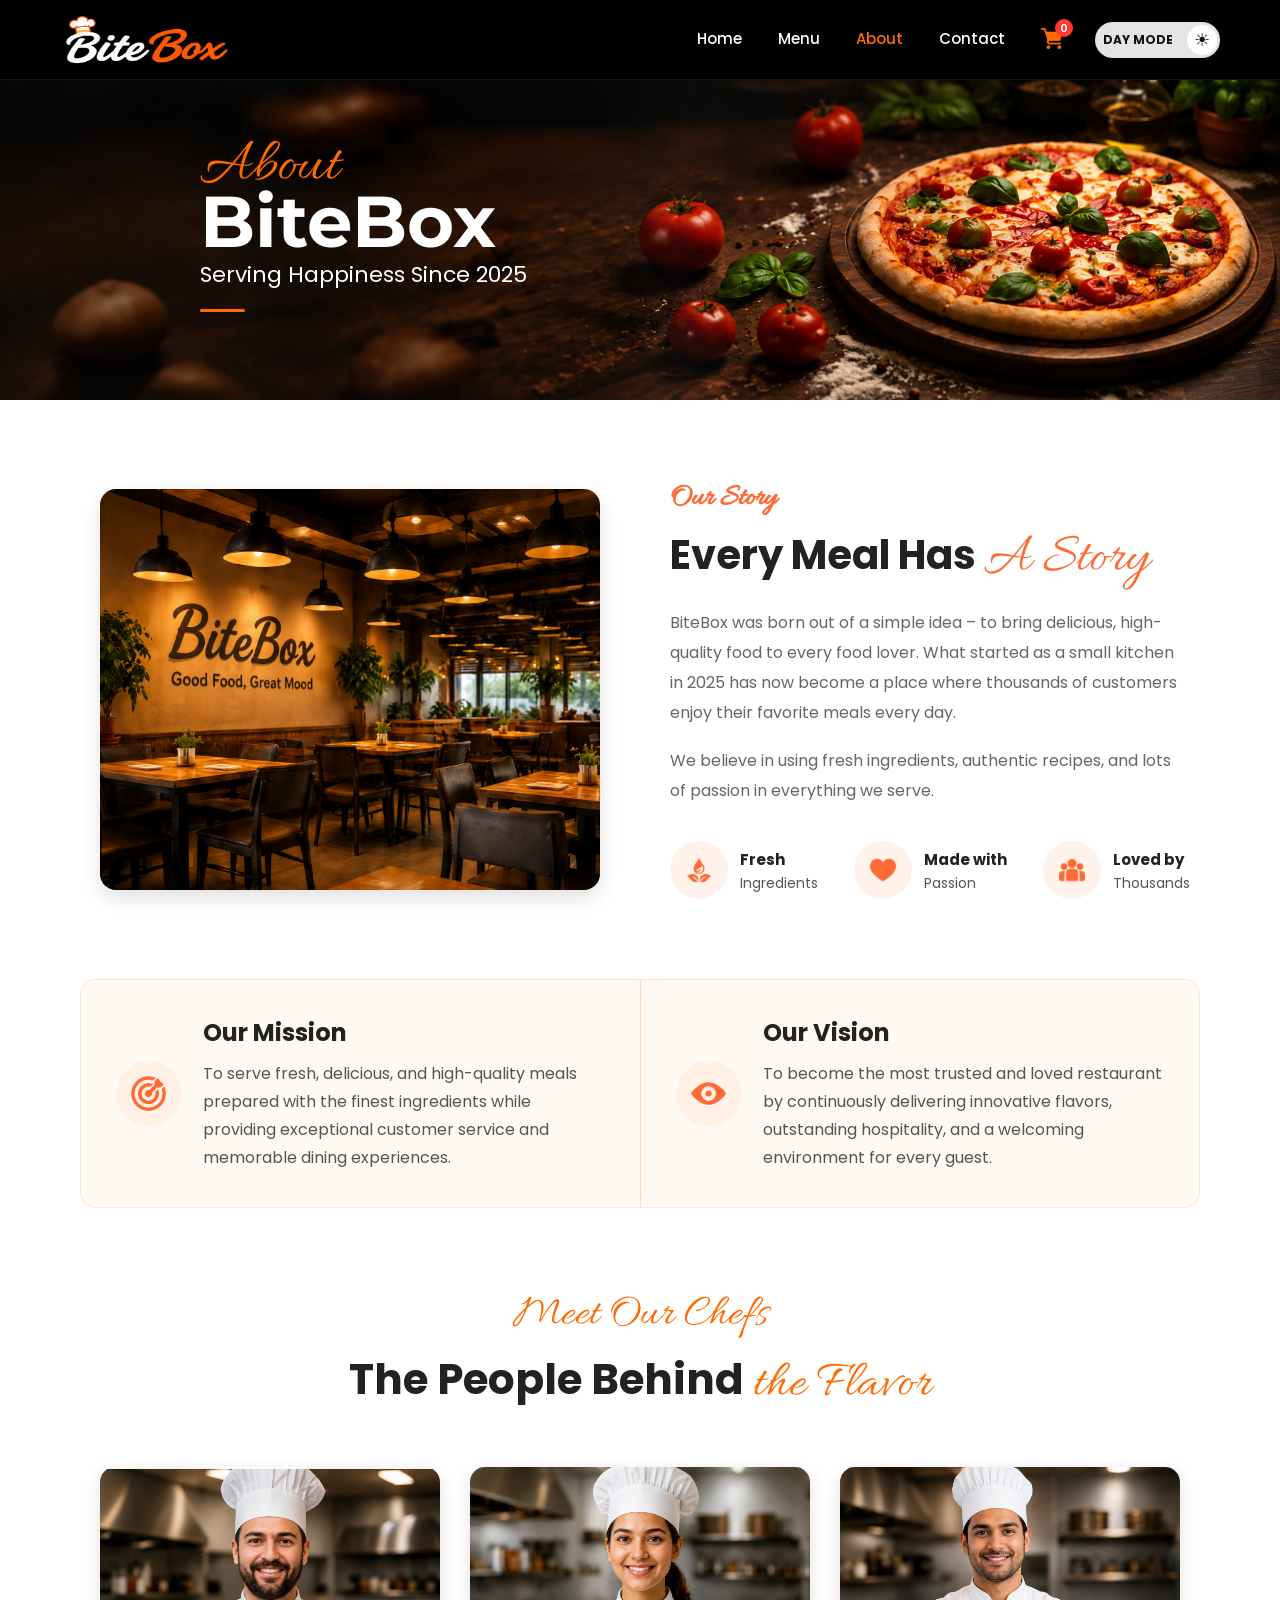
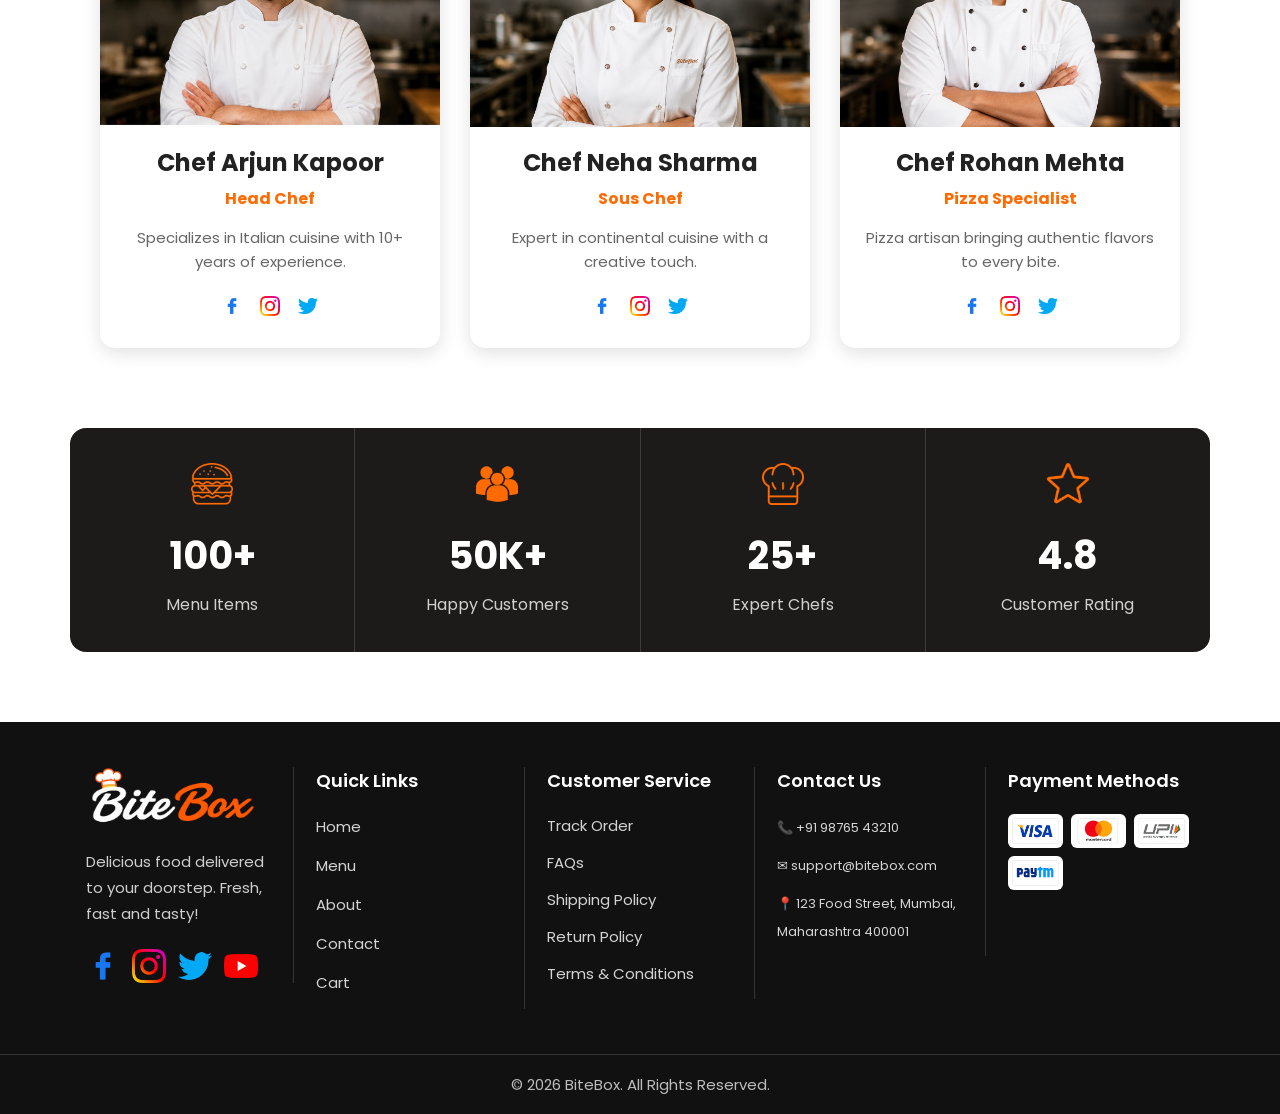
<file: about.html>
<!DOCTYPE html>
<html lang="en">

<head>
    <meta charset="UTF-8">
    <meta name="viewport" content="width=device-width, initial-scale=1.0">
    <title>About </title>
    <link rel="stylesheet" href="css/style.css">
    <link rel="preconnect" href="https://fonts.googleapis.com">
    <link rel="preconnect" href="https://fonts.gstatic.com" crossorigin>
    <link href="https://fonts.googleapis.com/css2?family=Great+Vibes&family=Montserrat:wght@400;600;700;800&family=Pacifico&family=Poppins:wght@300;400;500;600;700&display=swap"rel="stylesheet">
    <link href="https://fonts.googleapis.com/css2?family=Allura&display=swap" rel="stylesheet">
</head>

<body>
    <header>
        <!--Restaurant Name-->
        <img src="assets/images/logo.png" alt="BiteBox Logo" class="logo">

        <!--Navigation Menu-->
        <nav>
            <a href="index.html">Home</a>
            
            <a href="menu.html">Menu</a>
            
            <a href="about.html" class="active">About</a>
            
            <a href="contact.html">Contact</a>
            
            <a href="cart.html" class="cart-icon">
                <span class="cart-wrapper">
                <img src="assets/icons/cart.png" alt="Cart Icon" width="22" height="22">
                 <span id="cart-count">0</span>
            </span>
            </a>

             <button type="button" id="theme-toggle" class="theme-toggle">
                <span class="theme-icon">☀</span>
                <span class="theme-text">
                    DAY MODE
                </span>
            </button>

        </nav>

    </header>



    <!--About Hero section-->
    <!-- About Hero Section -->
    <section id="about-hero">

        <div class="hero-content">
            <h2><span>About</span><br>BiteBox</h2>
            <p>Serving Happiness Since 2025</p>
            <hr>
        </div>

    </section>


    <!--Our story section -->

    <section id="story">

        <article>

            <!-- Restaurant Image -->

            <img src="assets/images/restaurant.png" alt="Restaurant">

            <!-- Story Content -->

            <div class="story-content">

                <small>Our Story</small>

                <h2>
                    Every Meal Has
                    <span>A Story</span>
                </h2>

                <p>
                    BiteBox was born out of a simple idea – to bring
                    delicious, high-quality food to every food lover.
                    What started as a small kitchen in 2025 has now
                    become a place where thousands of customers enjoy
                    their favorite meals every day.
                </p>

                <p>
                    We believe in using fresh ingredients,
                    authentic recipes, and lots of passion
                    in everything we serve.
                </p>

                <!-- Features -->

                <div class="story-features">

                    <article>

                        <div class="feature-icon">
                            <img src="assets/icons/fresh.png" alt="Fresh" width="26">
                        </div>

                        <div>
                            <h4>Fresh</h4>
                            <p>Ingredients</p>
                        </div>

                    </article>

                    <article>

                        <div class="feature-icon">
                            <img src="assets/icons/heart.png" alt="Heart" width="26">
                        </div>

                        <div>
                            <h4>Made with</h4>
                            <p>Passion</p>
                        </div>

                    </article>

                    <article>

                        <div class="feature-icon">
                            <img src="assets/icons/group.png" alt="Customers" width="26">
                        </div>

                        <div>
                            <h4>Loved by</h4>
                            <p>Thousands</p>
                        </div>

                    </article>

                </div>

            </div>

        </article>

    </section>


    <!-- Mission & Vision Section -->

    <section id="mission-vision">

        <div>

            <!-- Mission -->

            <article>

                <img src="assets/icons/mission.png" alt="Mission" width="55" height="55">

                <div>

                    <h3>Our Mission</h3>

                    <p>
                        To serve fresh, delicious, and high-quality meals
                        prepared with the finest ingredients while providing
                        exceptional customer service and memorable dining
                        experiences.
                    </p>

                </div>

            </article>

            <!-- Vision -->

            <article>

                <img src="assets/icons/vision.png" alt="Vision" width="55" height="55">

                <div>

                    <h3>Our Vision</h3>

                    <p>
                        To become the most trusted and loved restaurant by
                        continuously delivering innovative flavors,
                        outstanding hospitality, and a welcoming
                        environment for every guest.
                    </p>

                </div>

            </article>

        </div>

    </section>




    <section id="chefs">

        <small>Meet Our Chefs</small>

        <h2>
            The People Behind
            <span>the Flavor</span>
        </h2>

        <div>

            <!-- Chef 1 -->

            <article>

                <img src="assets/images/chef1.png" alt="Chef Arjun Kapoor">

                <h3>Chef Arjun Kapoor</h3>

                <h4>Head Chef</h4>

                <p>
                    Specializes in Italian cuisine with
                    10+ years of experience.
                </p>

                <div class="chef-social">

                    <a href="#">
                        <img src="assets/icons/facebook.png" alt="Facebook" width="20" height="20">
                    </a>

                    <a href="#">
                        <img src="assets/icons/instagram.png" alt="Instagram" width="20" height="20">
                    </a>

                    <a href="#">
                        <img src="assets/icons/twitter.png" alt="Twitter" width="20" height="20">
                    </a>

                </div>

            </article>

            <!-- Chef 2 -->

            <article>

                <img src="assets/images/chef2.png" alt="Chef Neha Sharma">

                <h3>Chef Neha Sharma</h3>

                <h4>Sous Chef</h4>

                <p>
                    Expert in continental cuisine
                    with a creative touch.
                </p>

                <div class="chef-social">

                    <a href="#">
                        <img src="assets/icons/facebook.png" alt="Facebook" width="20" height="20">
                    </a>

                    <a href="#">
                        <img src="assets/icons/instagram.png" alt="Instagram" width="20" height="20">
                    </a>

                    <a href="#">
                        <img src="assets/icons/twitter.png" alt="Twitter" width="20" height="20">
                    </a>

                </div>
            </article>

            <!-- Chef 3 -->

            <article>

                <img src="assets/images/chef3.png" alt="Chef Rohan Mehta">

                <h3>Chef Rohan Mehta</h3>

                <h4>Pizza Specialist</h4>

                <p>
                    Pizza artisan bringing authentic
                    flavors to every bite.
                </p>

                <div class="chef-social">

                    <a href="#">
                        <img src="assets/icons/facebook.png" alt="Facebook" width="20" height="20">
                    </a>

                    <a href="#">
                        <img src="assets/icons/instagram.png" alt="Instagram" width="20" height="20">
                    </a>

                    <a href="#">
                        <img src="assets/icons/twitter.png" alt="Twitter" width="20" height="20">
                    </a>

                </div>

            </article>

        </div>

    </section>



    <!-- Restaurant Statistics -->

    <section id="statistics">

        <div>

            <article>
                <img src="assets/icons/menu-stat.png" alt="Menu Items" width="45" height="45">
                <h3>100+</h3>
                <p>Menu Items</p>
            </article>

            <article>
                <img src="assets/icons/stat-customer.png" alt="Happy Customers" width="45" height="45">
                <h3>50K+</h3>
                <p>Happy Customers</p>
            </article>

            <article>
                <img src="assets/icons/stat-chef.png" alt="Expert Chefs" width="45" height="45">
                <h3>25+</h3>
                <p>Expert Chefs</p>
            </article>

            <article>
                <img src="assets/icons/stat-star.png" alt="Customer Rating" width="45" height="45">
                <h3>4.8</h3>
                <p>Customer Rating</p>
            </article>

        </div>

    </section>

    <!-- Footer Logo Section -->
     <footer>
        <div class="footer-container">
        <section>
            <img src="assets/images/logo.png" alt="BiteBox Logo" width="180">
            <p> Delicious food delivered to your doorstep.
                Fresh, fast and tasty!
            </p>

            <div class="footer-socials">

            <a href="#">
                <img src="assets/icons/facebook.png" alt="Facebook" width="35" height="35">
            </a>

            <a href="#">
                <img src="assets/icons/instagram.png" alt="Instagram" width="35" height="35">
            </a>

            <a href="#">
                <img src="assets/icons/twitter.png" alt="Twitter" width="35" height="35">
            </a>

            <a href="#">
                <img src="assets/icons/youtube.png" alt="YouTube" width="35" height="35">
            </a>
            </div>
        </section>

        

        <!-- Quick Links -->

        <section>
            <h3>Quick Links</h3>
            <ul>
                <li><a href="index.html">Home</a></li>
                <li><a href="menu.html">Menu</a></li>
                <li><a href="about.html">About</a></li>
                <li><a href="contact.html">Contact</a></li>
                <li><a href="cart.html">Cart</a></li>
            </ul>
        </section>

        

        <!-- Customer Service -->
        <section>
            <h3>Customer Service</h3>
            <ul>
                <li>Track Order</li>
                <li>FAQs</li>
                <li>Shipping Policy</li>
                <li>Return Policy</li>
                <li>Terms & Conditions</li>
            </ul>

        </section>

        

        <!-- Contact Information -->

        <section>
            <h3>Contact Us</h3>
            <p>📞 +91 98765 43210</p>
            <p>✉ support@bitebox.com</p>
            <p> 📍 123 Food Street, Mumbai, Maharashtra 400001 </p>
        </section>

    

        <!-- Payment Methods -->

        <section>
            <h3>Payment Methods</h3>
            <div class="payment-icons">
            <img src="assets/images/visa.png" alt="Visa" >
            <img src="assets/images/mastercard.png" alt="MasterCard" >
            <img src="assets/images/upi.png" alt="UPI" >
            <img src="assets/images/paytm.png" alt="Paytm">
            </div>
        </section>
    </div>

    
        <p> © 2026 BiteBox. All Rights Reserved. </p>

    </footer>

<script src="js/script.js"></script>
</body>

</html>
</file>
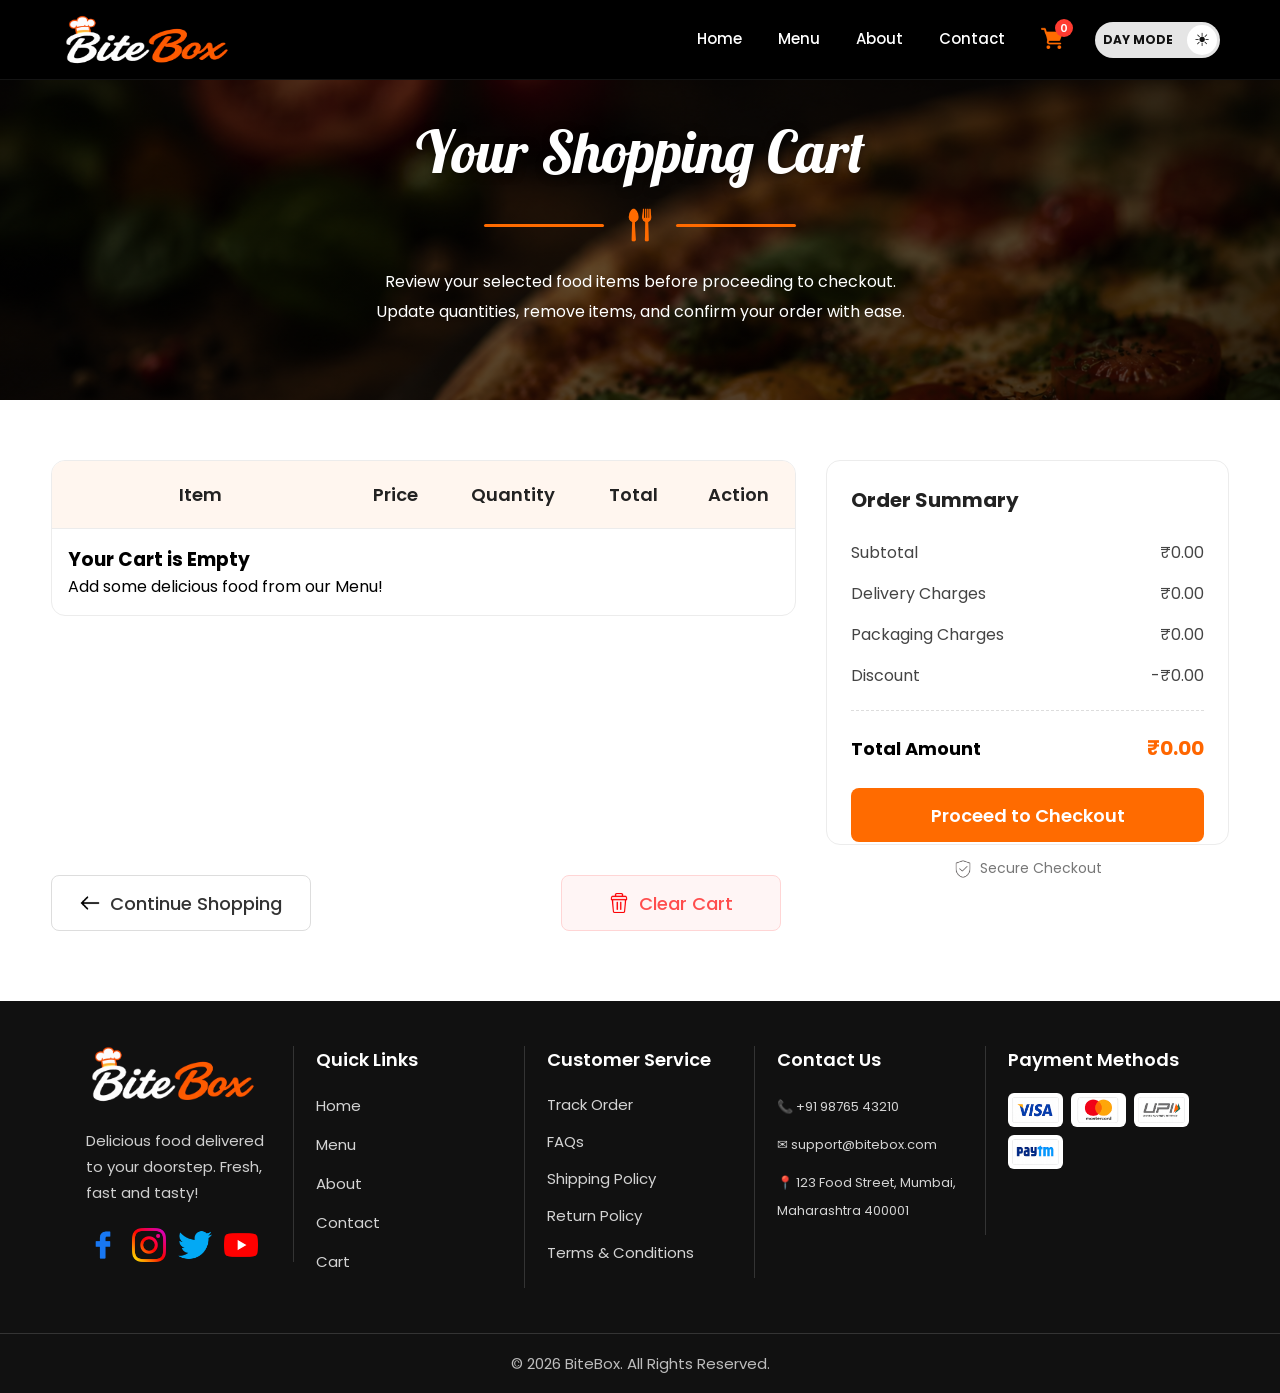
<file: cart.html>
<!DOCTYPE html>
<html lang="en">

<head>
    <meta charset="UTF-8">
    <meta name="viewport" content="width=device-width, initial-scale=1.0">
    <title>Document</title>
    <link rel="stylesheet" href="css/style.css">
    <link rel="preconnect" href="https://fonts.googleapis.com">
    <link rel="preconnect" href="https://fonts.gstatic.com" crossorigin>
    <link href="https://fonts.googleapis.com/css2?family=Great+Vibes&family=Montserrat:wght@400;600;700;800&family=Pacifico&family=Poppins:wght@300;400;500;600;700&display=swap" rel="stylesheet">
    <link href="https://fonts.googleapis.com/css2?family=Lobster&display=swap" rel="stylesheet">
</head>

<body>
    <header>
        <!--Restaurant Name-->
        <img src="assets/images/logo.png" alt="BiteBox Logo" class="logo">

        <!--Navigation Menu-->
        <nav>
            <a href="index.html">Home</a>

            <a href="menu.html">Menu</a>

            <a href="about.html">About</a>

            <a href="contact.html">Contact</a>

             <a href="cart.html" class="cart-icon">
                <span class="cart-wrapper">
                <img src="assets/icons/cart.png" alt="Cart Icon" width="22" height="22">
                 <span id="cart-count">0</span>
            </span>
            </a>
           

             <button type="button" id="theme-toggle" class="theme-toggle">
                <span class="theme-icon">☀</span>
                <span class="theme-text">
                    DAY MODE
                </span>
            </button>
            
        </nav>

    </header>


    <!-- Cart Hero Section -->
    <section id="cart-hero">

        <h1>Your Shopping Cart</h1>

        <div class="divider">

            <hr>

            <img src="assets/images/fork-and-spoon.png" alt="Fork and Spoon">

            <hr>

        </div>

        <p>
            Review your selected food items before proceeding to checkout.
            <br>
            Update quantities, remove items, and confirm your order with ease.
        </p>

    </section>

    <!-- Shopping Cart Section -->
    <section id="cart-details">
        <section id="shopping-cart">

            <table>

                <thead>

                    <tr>

                        <th>Item</th>

                        <th>Price</th>

                        <th>Quantity</th>

                        <th>Total</th>

                        <th>Action</th>

                    </tr>

                </thead>

                <tbody>

                    <!-- Item 1 -->

                    <tr>

                        <td>
                            <div class="cart-item">

                                <img src="assets/images/pizza.png" alt="Margherita Pizza" width="80">
                                <div>
                                    <h3>Margherita Pizza</h3>

                                    <p>Classic delight with fresh cheese & basil.</p>
                                </div>
                            </div>

                        </td>

                        <td>₹249</td>

                        <td>
                            <div class="quantity-box">

                                <button>-</button>

                                <span>1</span>

                                <button>+</button>
                            </div>


                        </td>

                        <td>₹249</td>

                        <td>

                            <a href="#">
                                <img src="assets/icons/delete.png" alt="Delete" width="25">
                            </a>

                        </td>

                    </tr>

                    <!-- Item 2 -->

                    <tr>

                        <td>
                            <div class="cart-item">

                                <img src="assets/images/burger.png" alt="Cheese Burger" width="80">
                                <div>

                                    <h3>Cheese Burger</h3>

                                    <p>Juicy grilled burger with cheese & veggies.</p>
                                </div>
                            </div>

                        </td>

                        <td>₹189</td>

                        <td>
                            <div class="quantity-box">

                                <button>-</button>

                                <span>2</span>

                                <button>+</button>
                            </div>

                        </td>

                        <td>₹378</td>

                        <td>

                            <a href="#">
                                <img src="assets/icons/delete.png" alt="Delete" width="25">
                            </a>

                        </td>

                    </tr>

                    <!-- Item 3 -->

                    <tr>

                        <td>
                            <div class="cart-item">

                                <img src="assets/images/pasta.png" alt="Creamy Pasta" width="80">
                                <div>

                                    <h3>Creamy Pasta</h3>

                                    <p>Delicious white sauce pasta with herbs.</p>
                                </div>
                            </div>

                        </td>

                        <td>₹199</td>

                        <td>
                            <div class="quantity-box">

                                <button>-</button>

                                <span>1</span>

                                <button>+</button>
                            </div>

                        </td>

                        <td>₹199</td>

                        <td>

                            <a href="#">
                                <img src="assets/icons/delete.png" alt="Delete" width="25">
                            </a>

                        </td>

                    </tr>

                </tbody>

            </table>

        </section>

        <aside id="order-summary">

            <h2>Order Summary</h2>

            <p>
                <span>Subtotal</span>
                <span id="subtotal-amount">₹0.00</span>
            </p>

            <p>
                <span>Delivery Charges</span>
                <span id="delivery-amount">₹0.00</span>
            </p>

            <p>
                <span>Packaging Charges</span>
                <span id="packaging-amount">₹0.00</span>
            </p>

            <p id="discount-row">
                <span>Discount</span>
                <span id="discount-amount">₹0.00</span>
            </p>

            <hr>

            <h3>
                <span>Total Amount</span>
                <span id="total-amount">₹0.00</span>
            </h3>

            <button type="button">
                Proceed to Checkout
            </button>

            <p>
                <img src="assets/icons/shield.png" width="18" height="18">
                Secure Checkout
            </p>

        </aside>
    </section>

    <!-- Cart Action Buttons -->

    <section id="cart-actions">

        <a href="menu.html">
            <img src="assets/icons/left-arrow.png">
            Continue Shopping
        </a>

        <button type="button" id="clear-cart">

            <img src="assets/icons/delete.png" > Clear Cart

        </button>

    </section>

    <!-- Footer Logo Section -->
    <!-- Footer Logo Section -->
    <footer>
        <div class="footer-container">
            <section>
                <img src="assets/images/logo.png" alt="BiteBox Logo" width="180">
                <p> Delicious food delivered to your doorstep.
                    Fresh, fast and tasty!
                </p>

                <div class="footer-socials">

                    <a href="#">
                        <img src="assets/icons/facebook.png" alt="Facebook" width="35" height="35">
                    </a>

                    <a href="#">
                        <img src="assets/icons/instagram.png" alt="Instagram" width="35" height="35">
                    </a>

                    <a href="#">
                        <img src="assets/icons/twitter.png" alt="Twitter" width="35" height="35">
                    </a>

                    <a href="#">
                        <img src="assets/icons/youtube.png" alt="YouTube" width="35" height="35">
                    </a>
                </div>
            </section>



            <!-- Quick Links -->

            <section>
                <h3>Quick Links</h3>
                <ul>
                    <li><a href="index.html">Home</a></li>
                    <li><a href="menu.html">Menu</a></li>
                    <li><a href="about.html">About</a></li>
                    <li><a href="contact.html">Contact</a></li>
                    <li><a href="cart.html">Cart</a></li>
                </ul>
            </section>



            <!-- Customer Service -->
            <section>
                <h3>Customer Service</h3>
                <ul>
                    <li>Track Order</li>
                    <li>FAQs</li>
                    <li>Shipping Policy</li>
                    <li>Return Policy</li>
                    <li>Terms & Conditions</li>
                </ul>

            </section>



            <!-- Contact Information -->

            <section>
                <h3>Contact Us</h3>
                <p>📞 +91 98765 43210</p>
                <p>✉ support@bitebox.com</p>
                <p> 📍 123 Food Street, Mumbai, Maharashtra 400001 </p>
            </section>



            <!-- Payment Methods -->

            <section>
                <h3>Payment Methods</h3>
                <div class="payment-icons">
                    <img src="assets/images/visa.png" alt="Visa">
                    <img src="assets/images/mastercard.png" alt="MasterCard">
                    <img src="assets/images/upi.png" alt="UPI">
                    <img src="assets/images/paytm.png" alt="Paytm">
                </div>
            </section>
        </div>


        <p> © 2026 BiteBox. All Rights Reserved. </p>

    </footer>


    <script src="js/script.js"></script>

</body>

</html>
</file>
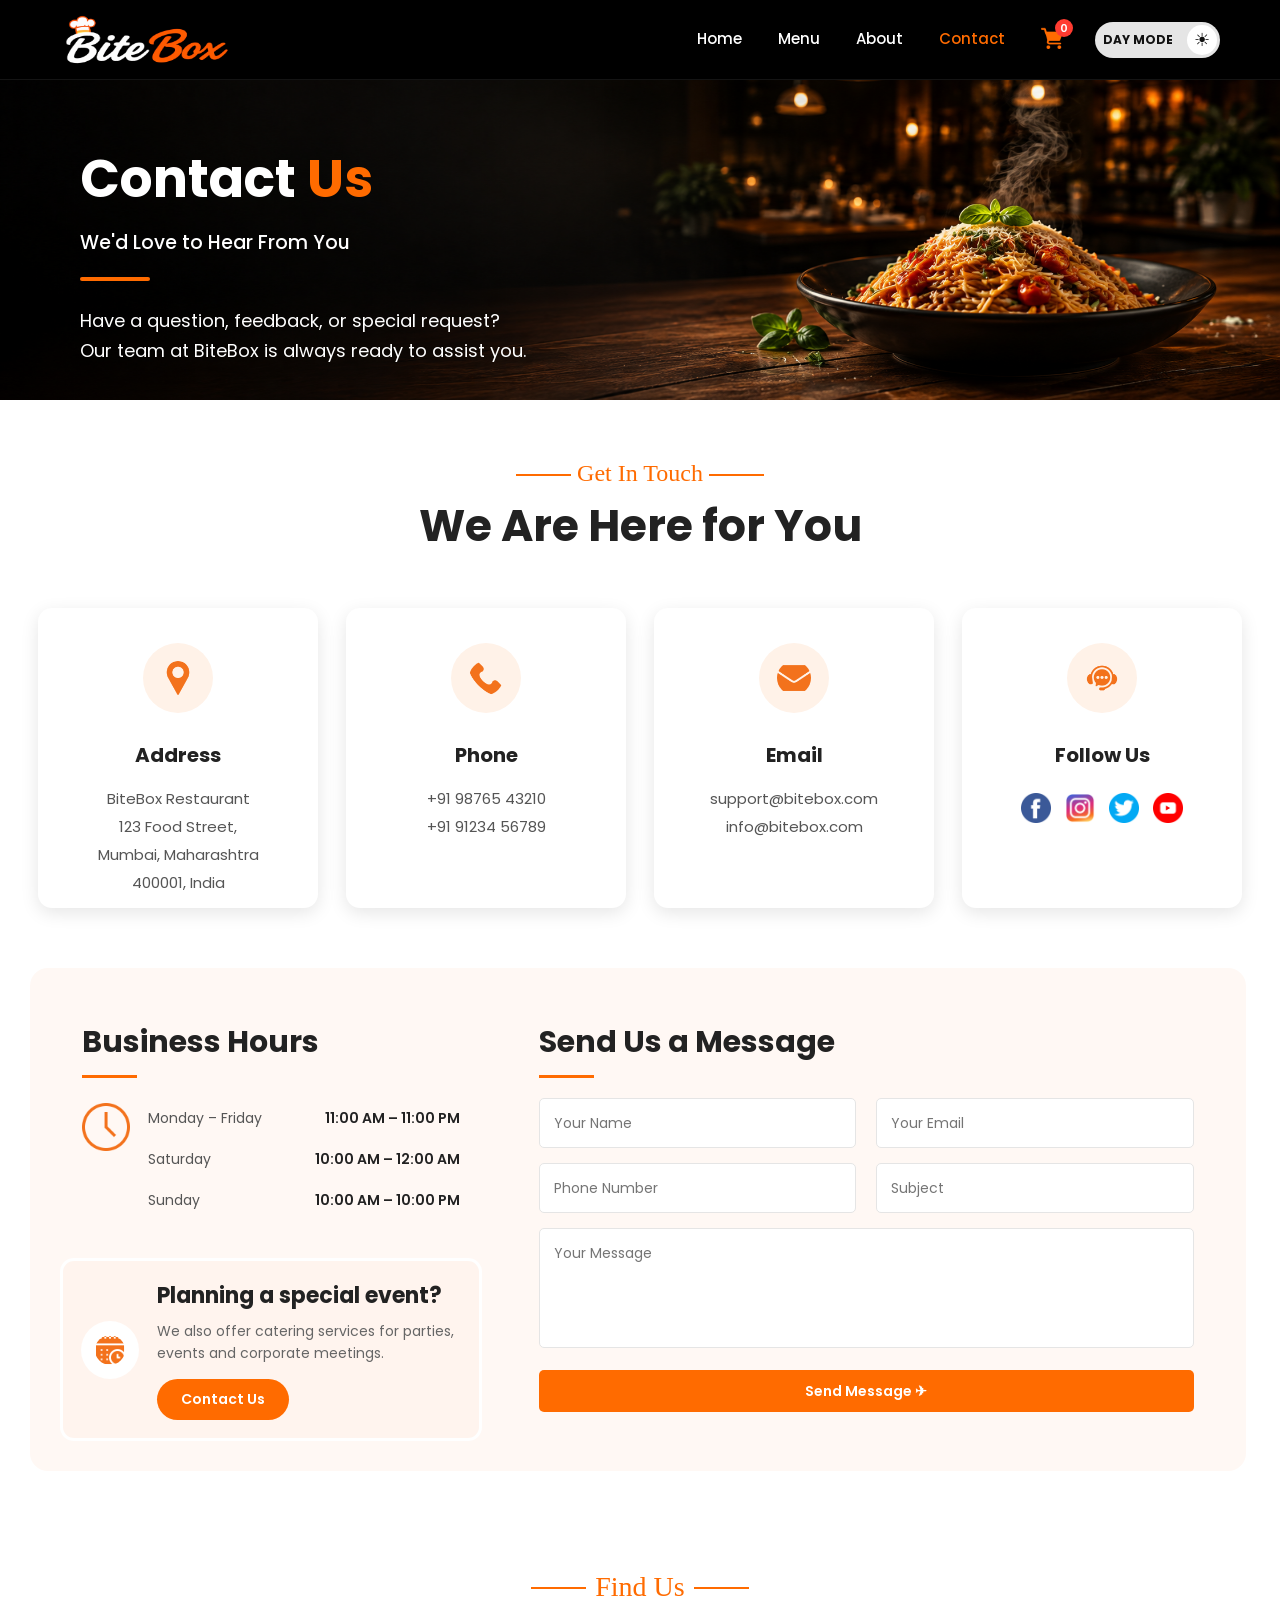
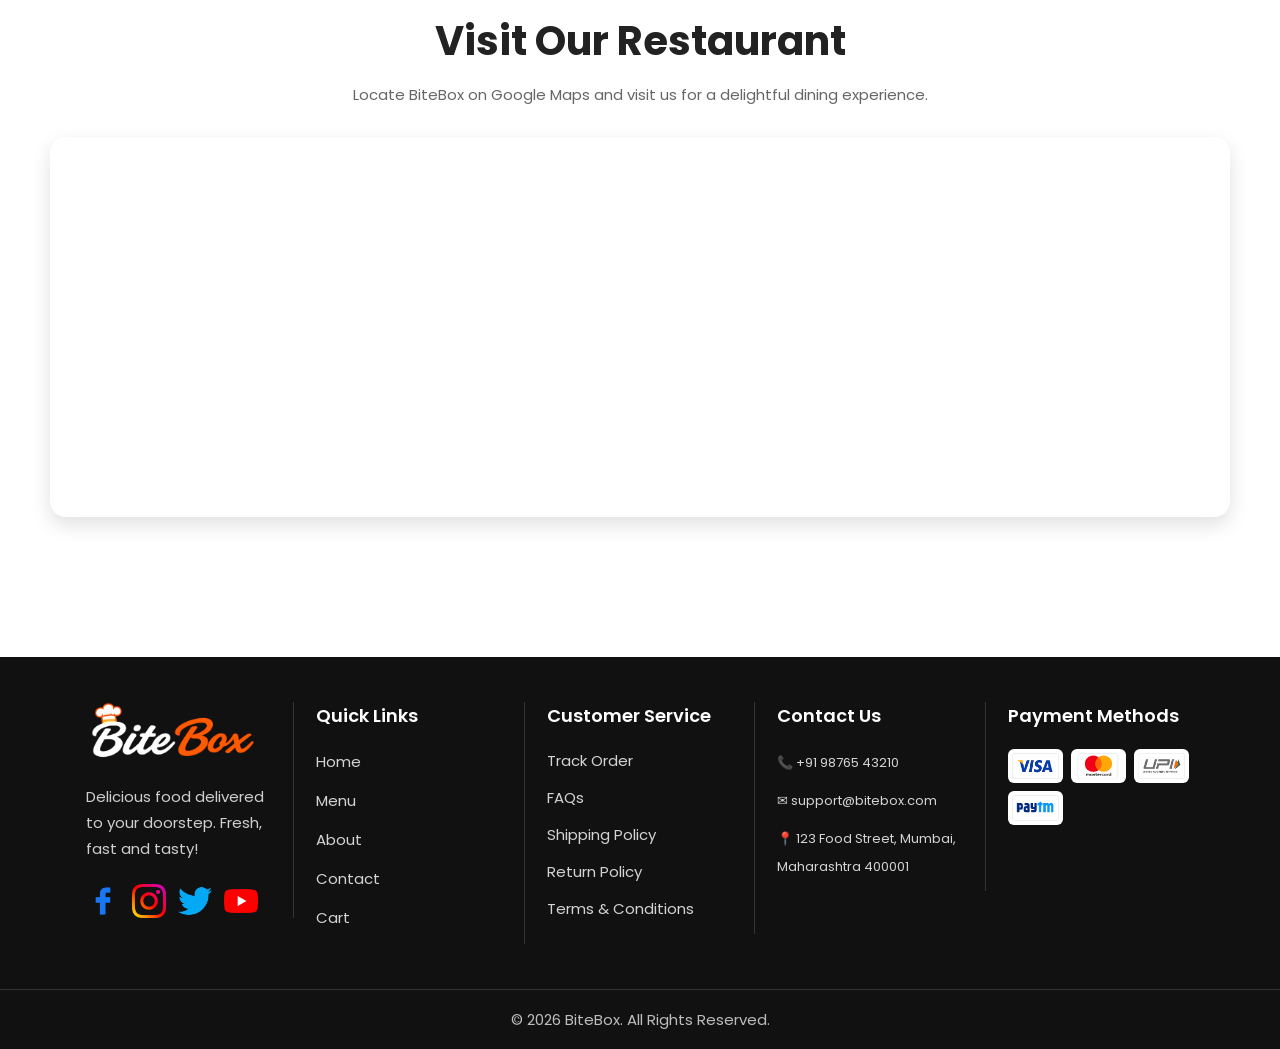
<file: contact.html>
<!DOCTYPE html>
<html lang="en">

<head>
    <meta charset="UTF-8">
    <meta name="viewport" content="width=device-width, initial-scale=1.0">
    <title>Contact</title>
    <link rel="stylesheet" href="css/style.css">
     <link rel="preconnect" href="https://fonts.googleapis.com">
    <link rel="preconnect" href="https://fonts.gstatic.com" crossorigin>
    <link href="https://fonts.googleapis.com/css2?family=Great+Vibes&family=Montserrat:wght@400;600;700;800&family=Pacifico&family=Poppins:wght@300;400;500;600;700&display=swap" rel="stylesheet">
</head>

<body>
    <header>
        <!--Restaurant Name-->
        <img src="assets/images/logo.png" alt="BiteBox Logo" class="logo">

        <!--Navigation Menu-->
        <nav>
            <a href="index.html">Home</a>
            
            <a href="menu.html">Menu</a>
            
            <a href="about.html">About</a>
            
            <a href="contact.html" class="active">Contact</a>
            
             <a href="cart.html" class="cart-icon">
                <span class="cart-wrapper">
                <img src="assets/icons/cart.png" alt="Cart Icon" width="22" height="22">
                 <span id="cart-count">0</span>
            </span>
            </a>
            
             <button type="button" id="theme-toggle" class="theme-toggle">
                <span class="theme-icon">☀</span>
                <span class="theme-text">
                    DAY MODE
                </span>
            </button>

        </nav>

    </header>


    <!--Contact Hero Section-->
    <section id="contact-hero">
        <div class="hero-content">
            <h2>Contact <span>Us</span></h2>
            <h3> We'd Love to Hear From You </h3>
            <hr>
            <p> Have a question, feedback, or special request?<br>
                Our team at BiteBox is always ready to assist you.
            </p>
        </div>
    </section>


<!-- ================= Contact Information Section ================= -->

<section id="contact-info">

    <div class="section-title">

        <h4>Get In Touch</h4>

        <h2>We Are Here for You</h2>

    </div>

    <div class="contact-container">

        <!-- Address -->

        <article>

            <img src="assets/icons/location-icon.png" alt="Location">

            <h3>Address</h3>

            <p>
                BiteBox Restaurant<br>
                123 Food Street,<br>
                Mumbai, Maharashtra<br>
                400001, India
            </p>

        </article>

        <!-- Phone -->

        <article>

            <img src="assets/icons/phone-icon.png" alt="Phone">

            <h3>Phone</h3>

            <p>
                +91 98765 43210<br>
                +91 91234 56789
            </p>

        </article>

        <!-- Email -->

        <article>

            <img src="assets/icons/email-icon.png" alt="Email">

            <h3>Email</h3>

            <p>
                support@bitebox.com<br>
                info@bitebox.com
            </p>

        </article>

        <!-- Social -->

        <article>

            <img src="assets/icons/support-icon.png" alt="Support">

            <h3>Follow Us</h3>

            <div class="social-icons">

                <a href="#">
                    <img src="assets/icons/contact-facebook.png" alt="Facebook">
                </a>

                <a href="#">
                    <img src="assets/icons/contact-instagram.png" alt="Instagram">
                </a>

                <a href="#">
                    <img src="assets/icons/contact-twitter.png" alt="Twitter">
                </a>

                <a href="#">
                    <img src="assets/icons/contact-youtube.png" alt="YouTube">
                </a>

            </div>

        </article>

    </div>

</section>



<!--================ Contact Details Section ================-->

<section id="contact-details">

    <!-- Left Column -->

    <div class="left-column">

        <!-- Business Hours -->

        <div class="business-card">

            <h2>Business Hours</h2>

            <hr>

            <div class="business-content">

                <img src="assets/icons/clock.png" alt="Clock">

                <table>

                    <tr>
                        <td>Monday – Friday</td>
                        <td>11:00 AM – 11:00 PM</td>
                    </tr>

                    <tr>
                        <td>Saturday</td>
                        <td>10:00 AM – 12:00 AM</td>
                    </tr>

                    <tr>
                        <td>Sunday</td>
                        <td>10:00 AM – 10:00 PM</td>
                    </tr>

                </table>

            </div>

        </div>


        <!-- Event Card -->

        <div class="event-card">

            <img src="assets/icons/calendar.png" alt="Calendar">

            <div>

                <h3>Planning a special event?</h3>

                <p>
                    We also offer catering services for parties,
                    events and corporate meetings.
                </p>

                <a href="#">Contact Us</a>

            </div>

        </div>

    </div>



    <!-- Right Column -->

    <div class="right-column">

        <h2>Send Us a Message</h2>

        <hr>

        <form>

            <div class="form-row">

                <input type="text" placeholder="Your Name" name="name">

                <input type="email" placeholder="Your Email" name="email">

            </div>

            <div class="form-row">

                <input type="tel" placeholder="Phone Number" name="phone">

                <input type="text" placeholder="Subject" name="subject">

            </div>

            <textarea placeholder="Your Message" name="message"></textarea>

            <button class="contact-form-button" type="submit">Send Message ✈</button>

        </form>

    </div>

</section>




    <!-- Google Maps Section -->

    <section id="google-map">

        <div class="section-title">

            <h4>Find Us</h4>

            <h2>Visit Our Restaurant</h2>

            <p>
                Locate BiteBox on Google Maps and visit us for a delightful dining experience.
            </p>

        </div>

    <iframe
        src="https://www.google.com/maps/embed?pb=!1m18!1m12!1m3!1d3768.019786814624!2d72.9502261!3d19.194338099999996!2m3!1f0!2f0!3f0!3m2!1i1024!2i768!4f13.1!3m3!1m2!1s0x3be7b92e8437d15b%3A0x8b55216ca2b2ebe9!2sI.T.VEDANT!5e0!3m2!1sen!2sin!4v1785401144688!5m2!1sen!2sin"
        width="100%"
        height="450"
        style="border:0;"
        loading="lazy"
        allowfullscreen>
    </iframe>

    </section>






    <!-- Footer Logo Section -->
     <footer>
        <div class="footer-container">
        <section>
            <img src="assets/images/logo.png" alt="BiteBox Logo" width="180">
            <p> Delicious food delivered to your doorstep.
                Fresh, fast and tasty!
            </p>

            <div class="footer-socials">

            <a href="#">
                <img src="assets/icons/facebook.png" alt="Facebook" width="35" height="35">
            </a>

            <a href="#">
                <img src="assets/icons/instagram.png" alt="Instagram" width="35" height="35">
            </a>

            <a href="#">
                <img src="assets/icons/twitter.png" alt="Twitter" width="35" height="35">
            </a>

            <a href="#">
                <img src="assets/icons/youtube.png" alt="YouTube" width="35" height="35">
            </a>
            </div>
        </section>

        

        <!-- Quick Links -->

        <section>
            <h3>Quick Links</h3>
            <ul>
                <li><a href="index.html">Home</a></li>
                <li><a href="menu.html">Menu</a></li>
                <li><a href="about.html">About</a></li>
                <li><a href="contact.html">Contact</a></li>
                <li><a href="cart.html">Cart</a></li>
            </ul>
        </section>

        

        <!-- Customer Service -->
        <section>
            <h3>Customer Service</h3>
            <ul>
                <li>Track Order</li>
                <li>FAQs</li>
                <li>Shipping Policy</li>
                <li>Return Policy</li>
                <li>Terms & Conditions</li>
            </ul>

        </section>

        

        <!-- Contact Information -->

        <section>
            <h3>Contact Us</h3>
            <p>📞 +91 98765 43210</p>
            <p>✉ support@bitebox.com</p>
            <p> 📍 123 Food Street, Mumbai, Maharashtra 400001 </p>
        </section>

    

        <!-- Payment Methods -->

        <section>
            <h3>Payment Methods</h3>
            <div class="payment-icons">
            <img src="assets/images/visa.png" alt="Visa" >
            <img src="assets/images/mastercard.png" alt="MasterCard" >
            <img src="assets/images/upi.png" alt="UPI" >
            <img src="assets/images/paytm.png" alt="Paytm">
            </div>
        </section>
    </div>

    
        <p> © 2026 BiteBox. All Rights Reserved. </p>

    </footer>


    <script src="js/script.js"></script>
</body>

</html>
</file>
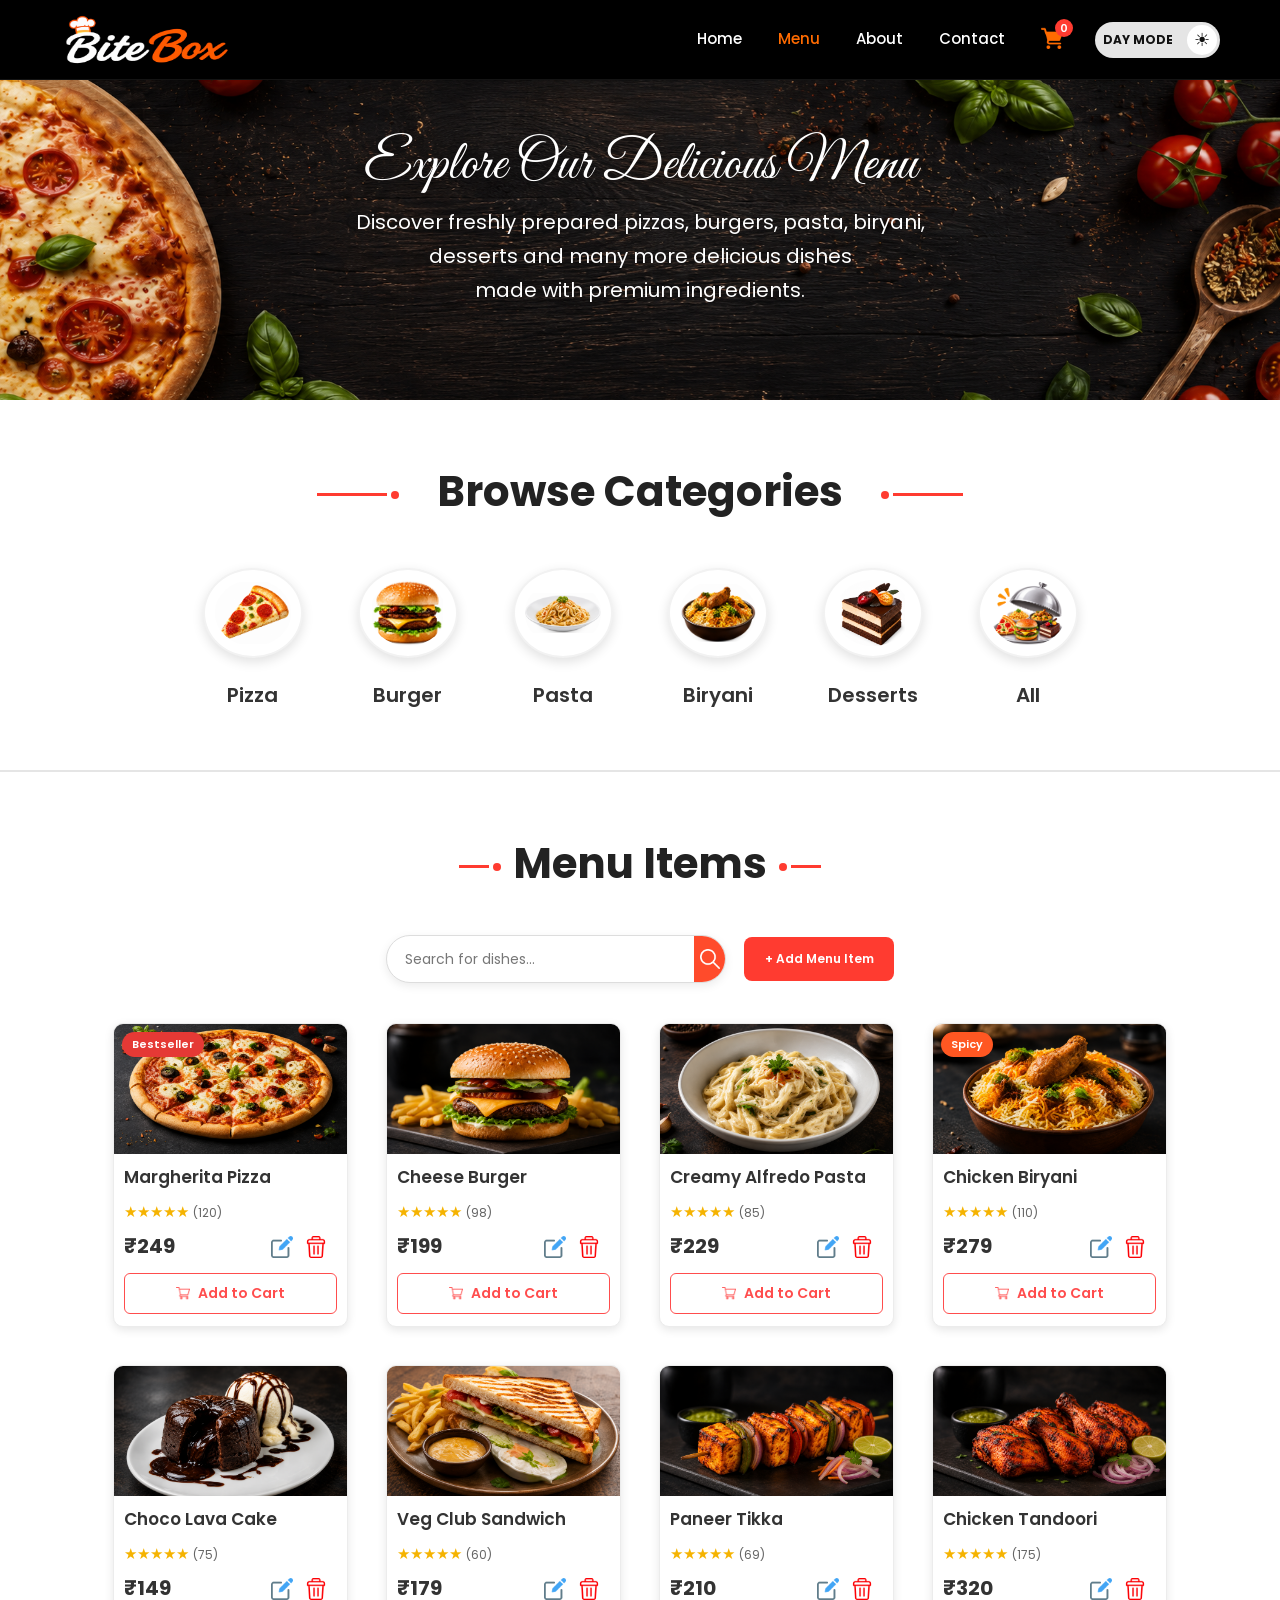
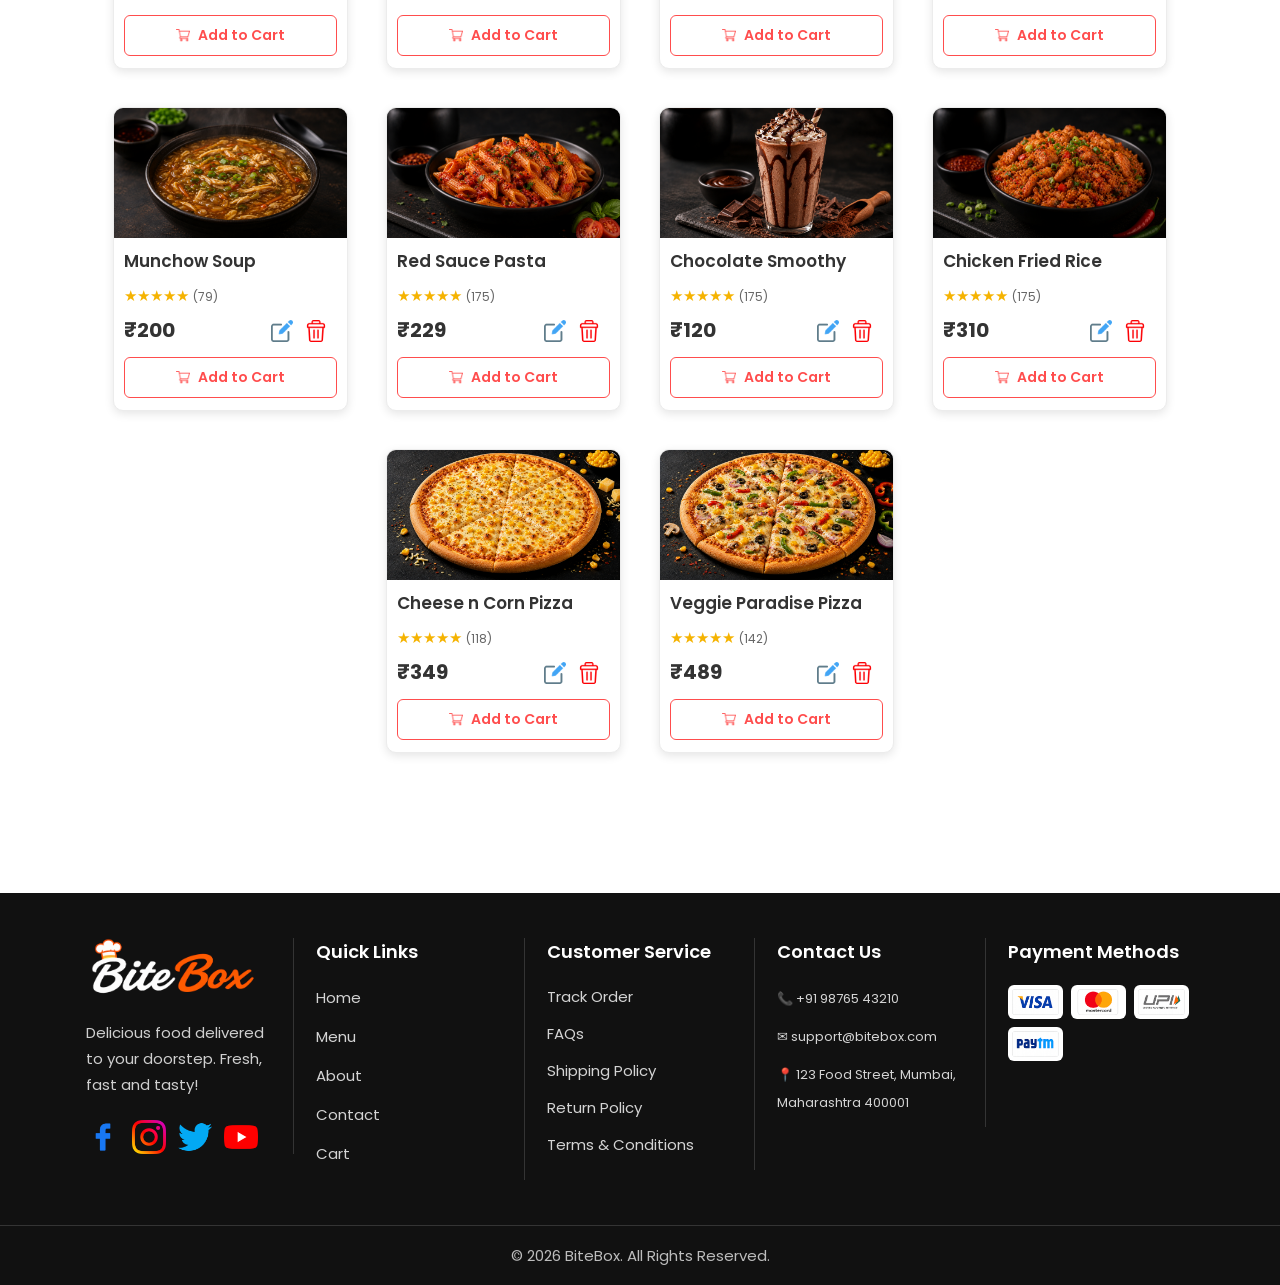
<file: menu.html>
<!DOCTYPE html>
<html lang="en">

<head>
  <meta charset="UTF-8">
  <meta name="viewport" content="width=device-width, initial-scale=1.0">
  <title>Menu</title>
  <link rel="stylesheet" href="css/style.css">
  <link rel="preconnect" href="https://fonts.googleapis.com">
  <link rel="preconnect" href="https://fonts.gstatic.com" crossorigin>
  <link
    href="https://fonts.googleapis.com/css2?family=Great+Vibes&family=Montserrat:wght@400;600;700;800&family=Pacifico&family=Poppins:wght@300;400;500;600;700&display=swap"
    rel="stylesheet">
</head>

<body>
  <header>
    <!--Restaurant Name-->
    <img src="assets/images/logo.png" alt="BiteBox Logo" class="logo">

    <!--Navigation Menu-->
    <nav>
      <a href="index.html"> Home</a>

      <a href="menu.html" class="active">Menu</a>

      <a href="about.html">About</a>

      <a href="contact.html">Contact</a>

      <a href="cart.html" class="cart-icon">
        <span class="cart-wrapper">
          <img src="assets/icons/cart.png" alt="Cart Icon" width="22" height="22">
          <span id="cart-count">0</span>
        </span>
      </a>

      <button type="button" id="theme-toggle" class="theme-toggle">
        <span class="theme-icon">☀</span>
        <span class="theme-text">
          DAY MODE
        </span>
      </button>

    </nav>

  </header>


  <!--Menu hero section-->
  <section id="menu-hero">

    <h1>Explore Our Delicious Menu</h1>

    <p>
      Discover freshly prepared pizzas, burgers, pasta,
      biryani,<br> desserts and many more delicious dishes<br>
      made with premium ingredients.
    </p>

  </section>


  <section id="categories">
    <h2><span></span>Browse Categories<span></span></h2>

    <div>
      <article>
        <img src="assets/icons/pizza-icon.png" alt="Pizza" width="120" height="120">
        <h3>Pizza</h3>
      </article>

      <article>
        <img src="assets/icons/burger-icon.png" alt="Burger" width="120" height="120">
        <h3>Burger</h3>
      </article>

      <article>
        <img src="assets/icons/pasta-icon.png" width="120" height="120">
        <h3>Pasta</h3>
      </article>

      <article>
        <img src="assets/icons/biryani-icon.png" width="120" height="120">
        <h3>Biryani</h3>
      </article>

      <article>
        <img src="assets/icons/cake-icon.png" alt="Desserts" width="120" height="120">
        <h3>Desserts</h3>
      </article>

       <article>
        <img src="assets/icons/all-items.png" alt="Desserts" width="120" height="120">
        <h3>All</h3>
      </article>

    </div>
  </section>


  <!-- Menu Items Section -->

  <section id="menu-items">

    <h2>
      <span></span>
      Menu Items
      <span></span>
    </h2>


    <div class="menu-controls">

      <div class="menu-search">

        <input type="text" id="menu-search" placeholder="Search for dishes...">

        <button type="button" id="search-button">
          <img src="assets/icons/search.png" alt="Search" width="20" height="20">
        </button>

      </div>

      <button type="button" id="add-menu-btn">
        + Add Menu Item
      </button>

    </div>


    <!-- Add Menu Item Modal -->

    <div id="menu-modal" class="menu-modal">

      <div class="menu-modal-content">

        <div class="modal-header">

          <h2>Add Menu Item</h2>

        </div>


        <form id="menu-form">

          <div class="form-row">
            <div class="form-group">
              <label for="menu-name"> Menu Item Name </label>
              <input type="text" id="menu-name" placeholder="Enter item name" required>
            </div>


            <div class="form-group">
              <label for="menu-price"> Price (₹) </label>
              <input type="number" id="menu-price" placeholder="Enter price" required>
            </div>

          </div>


          <div class="form-row">
            <div class="form-group">
              <label for="menu-category"> Category </label>
              <input type="text" id="menu-category" placeholder="Enter category" required>
            </div>


            <div class="form-group">
              <label for="menu-rating"> Rating (0 - 5) </label>
              <input type="text" id="menu-rating" placeholder="★★★★★" required>
            </div>

          </div>


          <div class="form-row">
            <div class="form-group">
              <label for="menu-reviews"> Number of Reviews </label>
              <input type="number" id="menu-reviews" placeholder="Enter number of reviews" required>
            </div>


            <div class="form-group">
              <label for="menu-image"> Image URL / Path </label>
              <input type="text" id="menu-image" placeholder="Enter image URL or path" required>
            </div>

          </div>


          <div class="form-actions">
            <button type="button" id="cancel-menu-form"> Cancel </button>
            <button type="submit"> Add Menu Item </button>
          </div>

        </form>
      </div>
    </div>






    <div id="menu-container">

      <!-- Menu Item 1 -->

      <article data-category="pizza">

        <span class="tag">Bestseller</span>

        <img src="assets/images/margherita-pizza.png" alt="Margherita Pizza">

        <h3>Margherita Pizza</h3>

        <p class="rating">
          ★★★★★
          <small>(120)</small>
        </p>

        <p class="price">₹249</p>

        <div class="menu-actions">

          <button type="button" class="update-menu-btn">
            <img src="assets/icons/edit.png">
          </button>

          <button type="button" class="delete-menu-btn">
             <img src="assets/icons/delete.png">
          </button>

        </div>

        <button>
          <img class="cart" src="assets/icons/cart-button.png" alt="Cart" width="14" height="14">
          Add to Cart
        </button>

      </article>

      <!-- Menu Item 2 -->

      <article data-category="burger">

        <img src="assets/images/cheese-burger.png" alt="Cheese Burger">

        <h3>Cheese Burger</h3>

        <p class="rating">
          &#9733;&#9733;&#9733;&#9733;&#9733;
          <small>(98)</small>
        </p>

        <p class="price">₹199</p>

         <div class="menu-actions">

          <button type="button" class="update-menu-btn">
            <img src="assets/icons/edit.png">
          </button>

          <button type="button" class="delete-menu-btn">
             <img src="assets/icons/delete.png">
          </button>

        </div>

        <button>
          <img class="cart" src="assets/icons/cart-button.png" alt="Cart" width="14" height="14">
          Add to Cart
        </button>

      </article>

      <!-- Menu Item 3 -->

      <article data-category="pasta">

        <img src="assets/images/alfredo-pasta.png" alt="Creamy Alfredo Pasta">

        <h3>Creamy Alfredo Pasta</h3>

        <p class="rating">
          &#9733;&#9733;&#9733;&#9733;&#9733;
          <small>(85)</small>
        </p>

        <p class="price">₹229</p>

         <div class="menu-actions">

          <button type="button" class="update-menu-btn">
            <img src="assets/icons/edit.png">
          </button>

          <button type="button" class="delete-menu-btn">
             <img  src="assets/icons/delete.png">
          </button>

        </div>

        <button>
          <img class="cart" src="assets/icons/cart-button.png" alt="Cart" width="14" height="14">
          Add to Cart
        </button>

      </article>

      <!-- Menu Item 4 -->

      <article data-category="biryani">

        <span class="tag spicy">Spicy</span>

        <img src="assets/images/chicken-biryani.png" alt="Chicken Biryani">

        <h3>Chicken Biryani</h3>

        <p class="rating">
          &#9733;&#9733;&#9733;&#9733;&#9733;
          <small>(110)</small>
        </p>

        <p class="price">₹279</p>

         <div class="menu-actions">

          <button type="button" class="update-menu-btn">
            <img src="assets/icons/edit.png">
          </button>

          <button type="button" class="delete-menu-btn">
             <img src="assets/icons/delete.png">
          </button>

        </div>

        <button>
          <img class="cart" src="assets/icons/cart-button.png" alt="Cart" width="14" height="14">
          Add to Cart
        </button>

      </article>

      <!-- Menu Item 5 -->

      <article data-category="desserts">

        <img src="assets/images/choco-lava-cake.png" alt="Choco Lava Cake">

        <h3>Choco Lava Cake</h3>

        <p class="rating">
          &#9733;&#9733;&#9733;&#9733;&#9733;
          <small>(75)</small>
        </p>

        <p class="price">₹149</p>

         <div class="menu-actions">

          <button type="button" class="update-menu-btn">
            <img src="assets/icons/edit.png">
          </button>

          <button type="button" class="delete-menu-btn">
             <img src="assets/icons/delete.png">
          </button>

        </div>

        <button>
          <img class="cart" src="assets/icons/cart-button.png" alt="Cart" width="14" height="14">
          Add to Cart
        </button>

      </article>

      <!-- Menu Item 6 -->

      <article data-category="sandwich">

        <img src="assets/images/veg-club-sandwich.png" alt="Veg Club Sandwich">

        <h3>Veg Club Sandwich</h3>

        <p class="rating">
          &#9733;&#9733;&#9733;&#9733;&#9733;
          <small>(60)</small>
        </p>

        <p class="price">₹179</p>

         <div class="menu-actions">

          <button type="button" class="update-menu-btn">
            <img src="assets/icons/edit.png">
          </button>

          <button type="button" class="delete-menu-btn">
             <img src="assets/icons/delete.png">
          </button>

        </div>

        <button>
          <img class="cart" src="assets/icons/cart-button.png" alt="Cart" width="14" height="14">
          Add to Cart
        </button>

      </article>

      <!-- Menu Item 7 -->

      <article data-category="tandoor">

        <img src="assets/images/paneer-tikka.png">

        <h3>Paneer Tikka</h3>

        <p class="rating">
          &#9733;&#9733;&#9733;&#9733;&#9733;
          <small>(69)</small>
        </p>

        <p class="price">₹210</p>

         <div class="menu-actions">

          <button type="button" class="update-menu-btn">
            <img src="assets/icons/edit.png">
          </button>

          <button type="button" class="delete-menu-btn">
             <img src="assets/icons/delete.png">
          </button>

        </div>

        <button>
          <img class="cart" src="assets/icons/cart-button.png" alt="Cart" width="14" height="14">
          Add to Cart
        </button>

      </article>

      <!-- Menu Item 8 -->

      <article data-category="tandoor">

        <img src="assets/images/tandoori.png">

        <h3>Chicken Tandoori</h3>

        <p class="rating">
          &#9733;&#9733;&#9733;&#9733;&#9733;
          <small>(175)</small>
        </p>

        <p class="price">₹320</p>

         <div class="menu-actions">

          <button type="button" class="update-menu-btn">
            <img src="assets/icons/edit.png">
          </button>

          <button type="button" class="delete-menu-btn">
             <img src="assets/icons/delete.png">
          </button>

        </div>

        <button>
          <img class="cart" src="assets/icons/cart-button.png" alt="Cart" width="14" height="14">
          Add to Cart
        </button>

      </article>

      <!-- Menu Item 9 -->

      <article data-category="starter">

        <img src="assets/images/soup.png">

        <h3>Munchow Soup</h3>

        <p class="rating">
          &#9733;&#9733;&#9733;&#9733;&#9733;
          <small>(79)</small>
        </p>

        <p class="price">₹200</p>

         <div class="menu-actions">

          <button type="button" class="update-menu-btn">
            <img src="assets/icons/edit.png">
          </button>

          <button type="button" class="delete-menu-btn">
             <img src="assets/icons/delete.png">
          </button>

        </div>

        <button>
          <img class="cart" src="assets/icons/cart-button.png" alt="Cart" width="14" height="14">
          Add to Cart
        </button>

      </article>

      <!-- Menu Item 9 -->

      <article data-category="pasta">

        <img src="assets/images/red-sauce-pasta.png">

        <h3>Red Sauce Pasta</h3>

        <p class="rating">
          &#9733;&#9733;&#9733;&#9733;&#9733;
          <small>(175)</small>
        </p>

        <p class="price">₹229</p>

         <div class="menu-actions">

          <button type="button" class="update-menu-btn">
            <img src="assets/icons/edit.png">
          </button>

          <button type="button" class="delete-menu-btn">
             <img src="assets/icons/delete.png">
          </button>

        </div>

        <button>
          <img class="cart" src="assets/icons/cart-button.png" alt="Cart" width="14" height="14">
          Add to Cart
        </button>

      </article>

      <!-- Menu Item 11 -->

      <article data-category="desserts">

        <img src="assets/images/chocolate-smoothy.png">

        <h3>Chocolate Smoothy</h3>

        <p class="rating">
          &#9733;&#9733;&#9733;&#9733;&#9733;
          <small>(175)</small>
        </p>

        <p class="price">₹120</p>

         <div class="menu-actions">

          <button type="button" class="update-menu-btn">
            <img src="assets/icons/edit.png">
          </button>

          <button type="button" class="delete-menu-btn">
             <img src="assets/icons/delete.png">
          </button>

        </div>

        <button>
          <img class="cart" src="assets/icons/cart-button.png" alt="Cart" width="14" height="14">
          Add to Cart
        </button>

      </article>


      <!-- Menu Item 12 -->

      <article data-category="biryani">

        <img src="assets/images/fried-rice.png">

        <h3>Chicken Fried Rice</h3>


        <p class="rating">
          &#9733;&#9733;&#9733;&#9733;&#9733;
          <small>(175)</small>
        </p>

        <p class="price">₹310</p>

         <div class="menu-actions">

          <button type="button" class="update-menu-btn">
            <img src="assets/icons/edit.png">
          </button>

          <button type="button" class="delete-menu-btn">
             <img src="assets/icons/delete.png">
          </button>

        </div>

        <button>
          <img class="cart" src="assets/icons/cart-button.png" alt="Cart" width="14" height="14">
          Add to Cart
        </button>

      </article>



      <!-- Menu Item 12 -->

      <article data-category="pizza">

        <img src="assets/images/cheese-n-corn.png">

        <h3>Cheese n Corn Pizza</h3>

        <p class="rating">
          &#9733;&#9733;&#9733;&#9733;&#9733;
          <small>(118)</small>
        </p>

        <p class="price">₹349</p>

         <div class="menu-actions">

          <button type="button" class="update-menu-btn">
            <img src="assets/icons/edit.png">
          </button>

          <button type="button" class="delete-menu-btn">
             <img src="assets/icons/delete.png">
          </button>

        </div>

        <button>
          <img class="cart" src="assets/icons/cart-button.png" alt="Cart" width="14" height="14">
          Add to Cart
        </button>

      </article>



      <article data-category="pizza">

        <img src="assets/images/veggie-paradise.png">

        <h3>Veggie Paradise Pizza</h3>

        <p class="rating">
          &#9733;&#9733;&#9733;&#9733;&#9733;
          <small>(142)</small>
        </p>

        <p class="price">₹489</p>

         <div class="menu-actions">

          <button type="button" class="update-menu-btn">
            <img src="assets/icons/edit.png">
          </button>

          <button type="button" class="delete-menu-btn">
             <img src="assets/icons/delete.png">
          </button>

        </div>

        <button>
          <img class="cart" src="assets/icons/cart-button.png" alt="Cart" width="14" height="14">
          Add to Cart
        </button>

      </article>


    </div>

  </section>




  <!-- Footer Logo Section -->
  <footer>
    <div class="footer-container">
      <section>
        <img src="assets/images/logo.png" alt="BiteBox Logo" width="180">
        <p> Delicious food delivered to your doorstep.
          Fresh, fast and tasty!
        </p>

        <div class="footer-socials">

          <a href="#">
            <img src="assets/icons/facebook.png" alt="Facebook" width="35" height="35">
          </a>

          <a href="#">
            <img src="assets/icons/instagram.png" alt="Instagram" width="35" height="35">
          </a>

          <a href="#">
            <img src="assets/icons/twitter.png" alt="Twitter" width="35" height="35">
          </a>

          <a href="#">
            <img src="assets/icons/youtube.png" alt="YouTube" width="35" height="35">
          </a>
        </div>
      </section>



      <!-- Quick Links -->

      <section>
        <h3>Quick Links</h3>
        <ul>
          <li><a href="index.html">Home</a></li>
          <li><a href="menu.html">Menu</a></li>
          <li><a href="about.html">About</a></li>
          <li><a href="contact.html">Contact</a></li>
          <li><a href="cart.html">Cart</a></li>
        </ul>
      </section>



      <!-- Customer Service -->
      <section>
        <h3>Customer Service</h3>
        <ul>
          <li>Track Order</li>
          <li>FAQs</li>
          <li>Shipping Policy</li>
          <li>Return Policy</li>
          <li>Terms & Conditions</li>
        </ul>

      </section>



      <!-- Contact Information -->

      <section>
        <h3>Contact Us</h3>
        <p>📞 +91 98765 43210</p>
        <p>✉ support@bitebox.com</p>
        <p> 📍 123 Food Street, Mumbai, Maharashtra 400001 </p>
      </section>



      <!-- Payment Methods -->

      <section>
        <h3>Payment Methods</h3>
        <div class="payment-icons">
          <img src="assets/images/visa.png" alt="Visa">
          <img src="assets/images/mastercard.png" alt="MasterCard">
          <img src="assets/images/upi.png" alt="UPI">
          <img src="assets/images/paytm.png" alt="Paytm">
        </div>
      </section>
    </div>


    <p> © 2026 BiteBox. All Rights Reserved. </p>

  </footer>

  <script src="js/script.js"></script>
</body>


</html>
</file>
<file: css/style.css>
/* Global Website Styling */

* {
    margin: 0;
    padding: 0;
    box-sizing: border-box;
    font-family: "Poppins", sans-serif;
}




header {
    width: 100%;
    height: 80px;
    padding: 0 60px;
    background: black;
    /* background:#111111; */
    /* background:white; */
    border-bottom: 1px solid rgba(255, 255, 255, .08);

    display: flex;
    justify-content: space-between;
    align-items: center;

    position: sticky;
    top: 0;
    z-index: 1000;
}



.logo {
    width: 170px;
    height: 50px;
}

header nav {
    display: flex;
    align-items: center;
    gap: 28px;

}

header nav a {
    display: flex;
    align-items: center;
    justify-content: center;

    height: 80px;
    padding: 0 4px;

    text-decoration: none;
    color: #ffffff;
    /* color: black; */
    font-size: 15px;
    font-weight: 500;

    border-bottom: 3px solid transparent;
}

.cart-icon img {
    display: block;
    width: 22px;
    height: 22px;
}


.cart-icon:hover img {
    transform: scale(1.1);
}



header nav a:hover {
    color: #ff6b00;
}



/* Active Navigation Link */

nav a.active {
    color: #ff6b00;
}


/* Home Hero Section */

#home-hero {

    background-image: url("../assets/images/home-hero.png");
    background-repeat: no-repeat;
    background-position: center right;
    background-size: cover;
    height: 430px;
    padding: 55px 80px;

}

#home-hero h1 {
    color: white;
    font-family: "Montserrat", sans-serif;
    font-size: 52px;
    font-weight: 800;
    line-height: 58px;
    width: 650px;
    margin-bottom: 20px;
}

#home-hero h1 span {
    color: #F5A300;
}


/* Home Hero Description */

#home-hero p {
    color: white;
    font-size: 18px;
    line-height: 28px;
    width: 420px;
    margin-bottom: 35px;
}




/* Hero Buttons */

.hero-buttons {
    margin-top: 25px;

}

.hero-buttons a {
    display: inline-block;
    min-width: 180px;
    padding: 15px 30px;
    text-align: center;
    text-decoration: none;
    font-size: 18px;
    font-weight: 600;
    border-radius: 6px;
    transition: 0.3s;

}

.order-btn {
    background-color: #F44336;
    color: white;
    margin-right: 0;
    width: 250px;
    border: 2px solid white;
}

.menu-btn {
    background-color: transparent;
    color: white;
    border: 2px solid white;
    width: 250px;
    margin-left: 20px;
}

.order-btn:hover {
    background-color: #D32F2F;

}

.menu-btn:hover {
    background-color: white;
    color: #222;

}


/*--------------------------------- Why Choose BiteBox Section ---------------------------------*/

/* Why Choose BiteBox Section */

#features {
    background-color: #ffffff;
    padding: 45px 25px;
    display: flex;
    flex-wrap: wrap;
    justify-content: center;
}

/* Section Heading */

#features h2 {
    width: 100%;
    text-align: center;
    font-size: 42px;
    font-weight: 700;
    color: #222222;
    margin-bottom: 40px;
    position: relative;
}

#features h2::after {
    content: "";
    display: block;
    width: 70px;
    height: 3px;
    background-color: #ff6b00;
    margin: 10px auto 0;
}

/* Feature Card */

#features article {
    width: 300px;
    padding: 0 15px;
    display: flex;
    align-items: center;
    border-right: 1px solid #e5e5e5;
}	

#features article:last-child {
    border-right: none;
}

/* Feature Icon */

#features article img {
    width: 55px;
    height: 55px;
    margin-right: 20px;
    flex-shrink: 0;
}

/* Feature Content */

#features article div {
    flex: 1;
}

/* Feature Title */

#features article h3 {
    font-size: 18px;
    font-weight: 700;
    color: #000000;
    margin-bottom: 6px;
}

/* Feature Description */

#features article p {
    font-size: 16px;
    color: #3a3939;
    line-height: 21px;
    margin: 0;
}


/*--------------------------------- Popular Dishes Section ---------------------------------*/

/* Popular Dishes Section */

#popular-dishes {
    background-color: #ffffff;
    padding: 60px 30px;
    display: flex;
    flex-wrap: wrap;
    justify-content: center;
    gap: 18px;
}

/* Section Heading */

#popular-dishes h2 {
    width: 100%;
    text-align: center;
    font-size: 42px;
    font-weight: 700;
    color: #222222;
    margin-bottom: 22px;
    position: relative;
}

#popular-dishes h2::after {
    content: "";
    display: block;
    width: 70px;
    height: 3px;
    background-color: #ff6b00;
    margin: 10px auto 0;
}

/* Dish Card */

#popular-dishes article {
    width: 225px;
    background-color: #ffffff;
    border-radius: 14px;
    overflow: hidden;
    box-shadow: 0 3px 12px rgba(0, 0, 0, 0.12);
}

/* Food Image */

#popular-dishes article img {
    width: 100%;
    height: 135px;
    object-fit: cover;
    display: block;
}

/* Dish Name */

#popular-dishes article h3 {
    font-size: 18px;
    font-weight: 700;
    color: #222222;
    margin: 10px 12px 6px;
}

/* Rating & Price */

#popular-dishes .details {
    display: flex;
    justify-content: space-between;
    align-items: center;
    padding: 0 12px 10px;
}

/* Ratings */

#popular-dishes .ratings {
    color: #f5b301;
    font-size: 18px;
    font-weight: 600;
    margin: 0;
}

/* Review Count */

#popular-dishes .ratings small {
    color: #666666;
    font-size: 12px;
}

/* Price */

#popular-dishes .price {
    color: #f44336;
    font-size: 20px;
    font-weight: 700;
    margin: 0;
}

/* Hover Effect */

#popular-dishes article:hover {
    box-shadow: 0 8px 22px rgba(0, 0, 0, 0.18);
}



/*--------------------------------- Today's Special Offer Section ---------------------------------*/

#offer {
    width: 95%;
    height: 250px;
    margin: 40px auto;
    padding: 28px 55px;
    box-sizing: border-box;
    background-image: url("../assets/images/offer-banner.png");
    background-repeat: no-repeat;
    background-size: 100% 100%;
    background-position: center;
    border-radius: 20px;
}

/* Offer Content */

.offer-content {
    width: 38%;
}

/* Heading */

.offer-content h2 {
    font-size: 34px;
    font-weight: 800;
    color: #ffffff;
    line-height: 1.15;
    margin-bottom: 15px;
}

.offer-content h2 span {
    background: linear-gradient(180deg, #ffffff 0%, #fff9d8 25%, #ffe47a 55%, #ffc107 80%, #ff9800 100%);
    -webkit-background-clip: text;
    -webkit-text-fill-color: transparent;
    background-clip: text;
}

/* Description */

.offer-content p {
    font-size: 18px;
    color: #ffffff;
    line-height: 1.5;
    margin-bottom: 10px;
}

.offer-content strong {
    color: #ffb400;
}

/* Button */

.offer-content a {
    display: inline-block;
    margin-top: 8px;
    padding: 12px 32px;
    background: #ff3b30;
    color: #ffffff;
    text-decoration: none;
    font-size: 17px;
    font-weight: 600;
    border-radius: 8px;
    width: 200px;
    text-align: center;
}

.offer-content a:hover {
    background-color: #D32F2F;
}


/*--------------------------------- Customer Reviews Section ---------------------------------*/

#reviews {
    background: #ffffff;
    padding: 20px 30px 40px;
    display: flex;
    flex-wrap: wrap;
    justify-content: center;
    gap: 22px;
}

/* Section Heading */

#reviews h2 {
    width: 100%;
    text-align: center;
    font-size: 42px;
    font-weight: 700;
    color: #222222;
    margin-bottom: 30px;
    position: relative;
}

#reviews h2::after {
    content: "";
    display: block;
    width: 70px;
    height: 3px;
    background: #ff6b00;
    margin: 10px auto 0;
}

/* Review Card */

#reviews article {
    width: 330px;
    background: #ffffff;
    padding: 25px 20px 18px;
    border-radius: 12px;
    box-shadow: 0 3px 12px rgba(0, 0, 0, 0.12);
    position: relative;
}

/* Quote Icon */

#reviews article::before {
    content: "❝";
    position: absolute;
    top: -14px;
    left: 18px;
    font-size: 42px;
    color: #ff3b30;
    background: #ffffff;
    line-height: 1;
    padding: 0 4px;
}

/* Review Text */

#reviews article>p {
    font-size: 15px;
    color: #444444;
    line-height: 22px;
    margin: 0 0 14px;
}

/* Customer Section */

#reviews .customer {
    display: flex;
    align-items: center;
}

/* Customer Image */

#reviews .customer img {
    width: 46px;
    height: 46px;
    border-radius: 50%;
    object-fit: cover;
    margin-right: 10px;
}

/* Customer Name */

#reviews .customer h3 {
    font-size: 17px;
    font-weight: 700;
    color: #222222;
    margin: 0 0 4px;
}

/* Rating */

#reviews .customer span {
    color: #f5b301;
    font-size: 16px;
}

/* Hover Effect */

#reviews article:hover {
    box-shadow: 0 8px 20px rgba(0, 0, 0, 0.18);
}


/*--------------------------------- Newsletter Section ---------------------------------*/

/* Newsletter Section */

#newsletter {
    width: 100%;
    /* margin:10px 0 0; */
    margin-top: 50px;
    margin-bottom: 0px;
    padding: 10px 65px;
    background: linear-gradient(to right, #f44336, #e53935, #d32f2f);
    display: flex;
    justify-content: space-between;
    align-items: center;
    box-sizing: border-box;
}

/* Left Content */

.newsletter-content {
    display: flex;
    align-items: center;
    gap: 30px;
}

/* Mail Icon */

.newsletter-content img {
    width: 55px;
    height: 55px;
    background: #ffffff;
    border-radius: 50%;
    padding: 8px;
}

/* Heading */

.newsletter-content h2 {
    font-size: 28px;
    font-weight: 700;
    color: #ffffff;
    margin-bottom: 2px;
    line-height: 1.1;
}

/* Description */

.newsletter-content p {
    font-size: 15px;
    color: #ffeaea;
    line-height: 20px;
    margin: 0;
}

/* Newsletter Form */

.newsletter-form {
    display: flex;
    align-items: center;
}

/* Email Input */

.newsletter-form input {
    width: 300px;
    height: 38px;
    border: none;
    outline: none;
    padding: 0 14px;
    font-size: 14px;
    border-radius: 4px 0 0 4px;
}

/* Subscribe Button */

.newsletter-form button {
    height: 38px;
    padding: 0 24px;
    border: none;
    background: #111111;
    color: #ffffff;
    font-size: 14px;
    font-weight: 600;
    cursor: pointer;
    border-radius: 0 4px 4px 0;
}

/* Newsletter Image */

.newsletter-image img {
    width: 140px;
    height: auto;
    display: block;
}

/* Hover Effect */

.newsletter-form button:hover {
    background: #000000;
}


/*---------------------------------Menu page CSS ---------------------------------------*/

/*Menu hero bckground */
#menu-hero {
    background-image: url("../assets/images/menu-hero.png");
    background-repeat: no-repeat;
    background-position: center;
    background-size: cover;
    height: 320px;
    padding: 50px 80px;
    text-align: center;
    padding-top: 55px;
}


#menu-hero h1 {

    font-family: "Great Vibes", cursive;
    font-size: 56px;
    line-height: 60px;
    font-weight: 400;
    color: white;
    text-align: center;
    text-shadow: 2px 2px 8px rgba(0, 0, 0, 0.5);
    margin-bottom: 10px;

}

/* Menu Hero Description */

#menu-hero p {

    color: white;
    font-size: 20px;
    line-height: 34px;
    width: 700px;
    text-align: center;
    margin: 0 auto 35px;

}

/*--------------------------------- Browse Categories Section ---------------------------------*/

/* Browse Categories Section */

#categories {
    background-color: #ffffff;
    padding: 60px 30px;
    text-align: center;
    border-bottom: 2px solid #e5e5e5;
}

/* Section Heading */

#categories h2 {
    font-size: 42px;
    font-weight: 700;
    color: #222222;
    margin-bottom: 45px;
}

#categories h2 span {
    display: inline-block;
    width: 70px;
    height: 3px;
    background: #ff3b30;
    vertical-align: middle;
    margin: 10px 50px;
    position: relative;
}

#categories h2 span::before {
    content: "";
    width: 8px;
    height: 8px;
    background: #ff3b30;
    border-radius: 50%;
    position: absolute;
    top: -2px;
}

#categories h2 span:first-child::before {
    right: -12px;
}

#categories h2 span:last-child::before {
    left: -12px;
}

/* Categories Container */

#categories div {
    display: flex;
    justify-content: center;
    align-items: flex-start;
    flex-wrap: wrap;
    gap: 55px;
}

/* Category Item */

#categories article {
    text-align: center;
}

/* Category Icon */

#categories article img {
    width: 100px;
    height: 90px;
    padding: 10px;
    background: #ffffff;
    border: 2px solid #f2f2f2;
    border-radius: 50%;
    object-fit: contain;
    box-shadow: 0 4px 12px rgba(0, 0, 0, 0.12);
    margin-bottom: 15px;
}

/* Category Name */

#categories article h3 {
    font-size: 20px;
    font-weight: 600;
    color: #333333;
}

/* Hover Effect */

#categories article img:hover {
    box-shadow: 0 8px 18px rgba(0, 0, 0, 0.18);
}


/*--------------------------------- Menu Items Section ---------------------------------*/

/* Menu Items Section */

#menu-items {
    background: #ffffff;
    padding: 60px 25px;
    text-align: center;
}

/* Section Heading */

#menu-items h2 {
    font-size: 42px;
    font-weight: 700;
    color: #222222;
    margin-bottom: 40px;
}

#menu-items h2 span {
    display: inline-block;
    width: 30px;
    height: 3px;
    background: #ff3b30;
    margin: 0 15px;
    position: relative;
    vertical-align: middle;
}

#menu-items h2 span::before {
    content: "";
    width: 8px;
    height: 8px;
    background: #ff3b30;
    border-radius: 50%;
    position: absolute;
    top: -2px;
}

#menu-items h2 span:first-child::before {
    right: -12px;
}

#menu-items h2 span:last-child::before {
    left: -12px;
}

/* Menu Items Container */

#menu-items>div {
    display: flex;
    justify-content: center;
    flex-wrap: wrap;
    gap: 18px;
}

/* Menu Item Card */

#menu-items article {
    width: 235px;
    background: #ffffff;
    border: 1px solid #ececec;
    border-radius: 10px;
    overflow: hidden;
    box-shadow: 0 3px 10px rgba(0, 0, 0, 0.10);
    text-align: left;
    position: relative;
    margin: 10px;
}

/* Badge */

.tag {
    position: absolute;
    top: 8px;
    left: 8px;
    background: #e53935;
    color: #ffffff;
    padding: 4px 10px;
    font-size: 11px;
    font-weight: 600;
    border-radius: 20px;
}

.spicy {
    background: #ff5722;
}

/* Food Image */

#menu-items article img {
    width: 100%;
    height: 130px;
    object-fit: cover;
    display: block;
}

/* Food Name */

#menu-items article h3 {
    font-size: 17px;
    font-weight: 600;
    color: #333333;
    margin: 10px;
}

/* Rating */

.rating {
    margin: 0 10px 8px;
    color: #f5b301;
    font-size: 15px;
}

.rating small {
    color: #666666;
    font-size: 12px;
}

/* Price */

.price {
    margin: 0 10px 12px;
    font-size: 20px;
    font-weight: 700;
    color: #333333;
}

/* Add to Cart Button */

#menu-items article button {
    width: calc(100% - 20px);
    margin: 0 10px 12px;
    padding: 9px 0;
    background: #ffffff;
    color: #ff4d4d;
    border: 1px solid #ff4d4d;
    border-radius: 6px;
    cursor: pointer;

    display: flex;
    justify-content: center;
    align-items: center;
    gap: 8px;

    font-size: 14px;
    font-weight: 600;
     transition: all 0.25s ease;
}


#menu-items article button img {
    width: 14px;
    height: 14px;
}




#menu-items article button:hover {
    background: #ff4d4d;
    color: #ffffff;
    transform: translateY(-2px);
    box-shadow: 0 5px 12px rgba(255, 77, 77, 0.25);
}

#menu-items article button:hover .cart {
    filter: brightness(0) invert(1);
}

/* Hover Effect */

#menu-items article:hover {
    box-shadow: 0 8px 18px rgba(0, 0, 0, 0.18);
}






/*---------------------------------Contact page CSS ---------------------------------------*/
/* Contact Hero Section */

#contact-hero {
    background-image: url("../assets/images/contact-hero.png");

    background-repeat: no-repeat;

    background-position: 100% 85%;

    background-size: cover;

    height: 320px;

    padding: 60px 80px;

    text-align: left;
}


/* Contact Hero Heading */

#contact-hero h2 {

    color: #ffffff;
    font-size: 52px;
    font-weight: 700;
    margin-bottom: 10px;

}

/* Highlight 'Us' */

#contact-hero h2 span {

    color: #ff6b00;

}

/* Contact Hero Subtitle */

#contact-hero h3 {

    color: #ffffff;
    font-size: 19px;
    font-weight: 500;
    margin-bottom: 20px;

}

/* Contact Hero Decorative Line */

#contact-hero hr {

    width: 70px;
    height: 4px;
    background-color: #ff6b00;
    border: none;
    border-radius: 10px;
    margin-bottom: 25px;

}

/* Contact Hero Description */

#contact-hero p {

    color: #ffffff;
    font-size: 18px;
    line-height: 30px;
    width: 460px;

}


/*--------------------------------- Contact Information Section ---------------------------------*/

/* Section */

#contact-info {
    background: #ffffff;
    /* padding:80px 60px; */
    padding-top: 60px;
    ;
}

/* Section Title */

#contact-info .section-title {
    text-align: center;
    margin-bottom: 50px;
}

/* Small Heading */

#contact-info .section-title h4 {
    color: #ff6b00;
    font-size: 24px;
    font-family: "Allura", cursive;
    font-weight: 400;
    margin-bottom: 6px;
    position: relative;
    display: inline-block;
}

#contact-info .section-title h4::before,
#contact-info .section-title h4::after {
    content: "";
    width: 55px;
    height: 2px;
    background: #ff6b00;
    position: absolute;
    top: 50%;
}

#contact-info .section-title h4::before {
    right: 105%;
}

#contact-info .section-title h4::after {
    left: 105%;
}

/* Main Heading */

#contact-info .section-title h2 {
    font-size: 44px;
    font-weight: 700;
    color: #222222;
}

/* Cards Container */

.contact-container {
    display: flex;
    justify-content: center;
    gap: 28px;
}

/* Contact Card */

.contact-container article {
    width: 280px;
    background: #ffffff;
    text-align: center;
    padding: 35px 25px;
    border-radius: 14px;
    box-shadow: 0 5px 18px rgba(0, 0, 0, .10);
    height: 300px;
}

/* Main Icons */

.contact-container article>img:first-child {
    width: 70px;
    height: 70px;
    background: #fff2e8;
    padding: 18px;
    box-sizing: border-box;
    border-radius: 50%;
    margin-bottom: 20px;
}

/* Card Heading */

.contact-container article h3 {
    font-size: 20px;
    color: #222222;
    margin-bottom: 15px;
}

/* Card Details */

.contact-container article p {
    font-size: 15px;
    color: #555555;
    line-height: 28px;
    margin: 0;
}

/* Social Icons */

.contact-container article a {
    text-decoration: none;
    margin: 0 5px;
    display: inline-block;
}

.contact-container article a img {
    width: 30px;
    height: 30px;
    margin-top: 8px;
}

/* Card Hover */

.contact-container article:hover {
    box-shadow: 0 10px 25px rgba(0, 0, 0, .15);
}








/*================ Contact Details Section =================*/

#contact-details {
    width: 95%;
    /* margin:60px auto; */
    margin-top: 60px;
    margin-left: 30px;
    background: #fff8f4;
    padding: 30px;
    border-radius: 18px;
    display: flex;
    justify-content: space-between;
    align-items: stretch;
    gap: 35px;
    box-sizing: border-box;
}

/*================ Left Column =================*/

.left-column {
    width: 40%;
    display: flex;
    flex-direction: column;
}

/* Business Hours Card */

.business-card {
    /* background:#ffffff; */
    padding: 22px;
    border-radius: 14px;
    /* box-shadow:0 4px 12px rgba(0,0,0,.08); */
}

/* Heading */

.business-card h2 {
    font-size: 30px;
    font-weight: 700;
    color: #222222;
    margin-bottom: 10px;
}

/* Orange Line */

.business-card hr {
    width: 55px;
    height: 3px;
    background: #ff6b00;
    border: none;
    margin-bottom: 20px;
}

/* Content */

.business-content {
    display: flex;
    gap: 18px;
    align-items: flex-start;
}

/* Clock Icon */

.business-content img {
    width: 48px;
    height: 48px;
    margin-top: 5px;
}

/* Table */

.business-card table {
    width: 100%;
    border-collapse: collapse;
}

.business-card td {
    padding: 10px 0;
    font-size: 14px;
    color: #555555;
}

.business-card td:last-child {
    text-align: right;
    font-weight: 600;
    color: #222222;
}

/*================ Event Card =================*/

.event-card {
    margin-top: 15px;
    background: #fff4ee;
    border-radius: 14px;
    padding: 18px;
    display: flex;
    align-items: center;
    gap: 18px;
    flex: 1;
    border-style: solid;
    border-color: white;
}

/* Event Icon */

.event-card img {
    width: 58px;
    height: 58px;
    background: white;
    padding: 14px;
    border-radius: 50%;
    box-sizing: border-box;
    flex-shrink: 0;
}

/* Event Heading */

.event-card h3 {
    font-size: 22px;
    color: #222222;
    margin-bottom: 8px;
}

/* Event Text */

.event-card p {
    font-size: 14px;
    color: #666666;
    line-height: 22px;
    margin-bottom: 15px;
}

/* Button */

.event-card a {
    display: inline-block;
    background: #ff6b00;
    color: #ffffff;
    text-decoration: none;
    padding: 10px 24px;
    border-radius: 30px;
    font-size: 14px;
    font-weight: 600;
}

/*================ Right Column =================*/

.right-column {
    width: 66%;
    /* background:#ffffff; */
    padding: 22px;
    border-radius: 14px;
    /* box-shadow:0 4px 12px rgba(0,0,0,.08); */
}

/* Heading */

.right-column h2 {
    font-size: 30px;
    font-weight: 700;
    color: #222222;
    margin-bottom: 10px;
}

/* Orange Line */

.right-column hr {
    width: 55px;
    height: 3px;
    background: #ff6b00;
    border: none;
    margin-bottom: 20px;
}

/*================ Form =================*/

.form-row {
    display: flex;
    gap: 20px;
    margin-bottom: 15px;
}

.form-row input {
    width: 50%;
    height: 50px;
    padding: 0 14px;
    border: 1px solid #e5e5e5;
    border-radius: 5px;
    font-size: 14px;
    font-family: Poppins, sans-serif;
    box-sizing: border-box;
    outline: none;
}

/* Textarea */

textarea {
    width: 100%;
    height: 120px;
    padding: 14px;
    border: 1px solid #e5e5e5;
    border-radius: 5px;
    resize: none;
    margin-bottom: 15px;
    font-size: 14px;
    font-family: Poppins, sans-serif;
    box-sizing: border-box;
    outline: none;
}

/* Focus */

.form-row input:focus,
textarea:focus {
    border-color: #ff6b00;
}

/* Button */

.contact-form-button {
    width: 100%;
    height: 42px;
    background: #ff6b00;
    color: #ffffff;
    border: none;
    border-radius: 5px;
    font-size: 14px;
    font-weight: 600;
    font-family: Poppins, sans-serif;
    cursor: pointer;
}

/* Hover Effects */

.event-card a:hover,
.contact-form-button:hover {
    background: #e65c00;
}


/*========================================= Restaurant Location Section===================================*/


#google-map {
    background: #ffffff;
    padding: 100px 50px 70px;
}


#google-map .section-title {
    text-align: center;
    margin-bottom: 30px;
}

#google-map .section-title h4 {
    color: #ff6b00;
    font-size: 28px;
    font-family: "Allura", cursive;
    font-weight: 400;
    display: inline-block;
    position: relative;
    margin-bottom: 8px;
}

#google-map .section-title h4::before,
#google-map .section-title h4::after {
    content: "";
    width: 55px;
    height: 2px;
    background: #ff6b00;
    position: absolute;
    top: 50%;
}

#google-map .section-title h4::before {
    right: 110%;
}

#google-map .section-title h4::after {
    left: 110%;
}

#google-map .section-title h2 {
    font-size: 40px;
    color: #222222;
    margin-bottom: 12px;
}

#google-map .section-title p {
    font-size: 15px;
    color: #666666;
    line-height: 24px;
    max-width: 650px;
    margin: auto;
}


#google-map iframe {
    width: 100%;
    height: 380px;
    display: block;
    border: none;
    border-radius: 16px;
    overflow: hidden;
    box-shadow: 0 8px 20px rgba(0, 0, 0, .12);
}










/*---------------------------------about page CSS ---------------------------------------*/
/* About Hero Section */

#about-hero {

    background-image: url("../assets/images/about-hero.png");

    background-repeat: no-repeat;

    background-position: right center;

    background-size: cover;

    height: 320px;

    padding: 45px 200px;

    text-align: center;

}

/* About Hero Content */

#about-hero .hero-content {

    width: 400px;
    text-align: left;

}



/* About Hero Heading */

#about-hero h2 {

    color: #ffffff;

    font-family: "Montserrat", sans-serif;

    font-size: 72px;

    font-weight: 700;

    line-height: 54px;

    margin-bottom: 10px;

}



/* About Highlight */

#about-hero h2 span {

    font-family: "Allura", cursive;

    color: #ff6b00;

    font-size: 62px;

    font-weight: 400;

}



/* About Hero Subtitle */

#about-hero p {

    color: #ffffff;

    font-size: 22px;

    font-weight: 400;

    margin-bottom: 18px;

}

/* Decorative Line */

#about-hero hr {

    width: 45px;

    height: 3px;

    background-color: #ff6b00;

    border: none;

    border-radius: 20px;

}

/*--------------------------------- Our Story Section ---------------------------------*/

#story {
    background: #ffffff;
    padding: 80px 70px;
}

/* Layout */

#story>article {
    display: flex;
    justify-content: center;
    align-items: center;
    gap: 70px;
    margin-left: 10px;
}

/* Restaurant Image */

#story>article>img {
    width: 500px;
    border-radius: 16px;
    box-shadow: 0 8px 20px rgba(0, 0, 0, .12);
}

/* Right Content */

.story-content {
    width: 520px;
}

/* Small Heading */

.story-content small {
    color: #ff6b35;
    font-size: 30px;
    font-weight: 800;
    font-family: "Allura", cursive;
}

/* Main Heading */

.story-content h2 {
    font-size: 40px;
    color: #222;
    line-height: 58px;
    margin: 8px 0 20px;
}

.story-content h2 span {
    color: #ff6b35;
    font-family: "Allura", cursive;
    font-size: 56px;
    font-weight: 400;
}

/* Paragraph */

.story-content p {
    color: #666;
    font-size: 16px;
    line-height: 30px;
    margin-bottom: 18px;
}

/* Feature Section */

.story-features {
    display: flex;
    justify-content: space-between;
    margin-top: 35px;
}

/* Feature */

.story-features article {
    display: flex;
    align-items: center;
    gap: 12px;
}

/* Circular Icon */

.feature-icon {
    width: 58px;
    height: 58px;
    border-radius: 50%;
    background: #fff2ea;
    display: flex;
    justify-content: center;
    align-items: center;
}

.feature-icon img {
    width: 26px;
    height: 26px;
}

/* Feature Heading */

.story-features h4 {
    font-size: 15px;
    color: #222;
    margin-bottom: 2px;
}

/* Feature Text */

.story-features article p {
    margin: 0;
    font-size: 14px;
    color: #555;
    line-height: 20px;
}



/* Vision and mission*/
/* Section */

#mission-vision {
    background: #ffffff;
    padding: 0px 80px;
}

/* Section Heading */

#mission-vision>h2 {
    text-align: center;
    font-size: 42px;
    font-weight: 700;
    color: #222222;
    margin-bottom: 50px;
    position: relative;
}

#mission-vision>h2::after {
    content: "";
    display: block;
    width: 70px;
    height: 3px;
    background: #ff6b00;
    margin: 12px auto 0;
}

/* Cards Container */

#mission-vision>div {
    display: flex;
    justify-content: center;
}

/* Card */

#mission-vision article {
    flex: 1;
    display: flex;
    align-items: center;
    gap: 22px;

    background: #fff9f4;
    padding: 35px;

    border: 1px solid #ffe5d2;
}

#mission-vision article:first-child {
    border-radius: 15px 0 0 15px;
    border-right: none;
}

#mission-vision article:last-child {
    border-radius: 0 15px 15px 0;
}

/* Divider */

#mission-vision article:last-child {
    border-left: 1px solid #ffd8bf;
}

/* Icon */

#mission-vision article img {
    width: 65px;
    height: 65px;
    background: #fff1e6;
    border-radius: 50%;
    padding: 15px;
    box-sizing: border-box;
}

/* Card Heading */

#mission-vision article h3 {
    font-size: 24px;
    color: #222222;
    margin-bottom: 10px;
}

/* Description */

#mission-vision article p {
    color: #555555;
    font-size: 16px;
    line-height: 28px;
}


/*--------------------------------- Meet Our Chefs ---------------------------------*/

/* Section */

#chefs {
    background: #ffffff;
    padding: 80px 70px;
    text-align: center;
}

/* Small Heading */

#chefs>small {
    display: block;
    font-family: "Allura", cursive;
    font-size: 44px;
    color: #ff6b00;
    margin-bottom: 5px;
    font-weight: 400;
}

/* Main Heading */

#chefs>h2 {
    font-size: 42px;
    color: #222222;
    font-weight: 700;
    margin-bottom: 50px;
}

#chefs>h2 span {
    color: #ff6b00;
    font-family: "Allura", cursive;
    font-size: 52px;
    font-weight: 500;
}

/* Cards Container */

#chefs>div {
    display: flex;
    justify-content: center;
    gap: 30px;
}

/* Chef Card */

#chefs article {
    width: 340px;
    background: #ffffff;
    border-radius: 15px;
    overflow: hidden;
    box-shadow: 0 5px 18px rgba(0, 0, 0, .12);
    padding-bottom: 25px;
}

/* Chef Image */

#chefs article>img {
    width: 100%;
    height: 260px;
    object-fit: cover;
    display: block;
}

/* Chef Name */

#chefs article h3 {
    font-size: 24px;
    color: #222222;
    margin: 18px 0 6px;
}

/* Designation */

#chefs article h4 {
    font-size: 16px;
    color: #ff6b00;
    margin-bottom: 15px;
}

/* Description */

#chefs article p {
    color: #666666;
    font-size: 15px;
    line-height: 24px;
    padding: 0 25px;
    margin-bottom: 22px;
}

/* Social Icons */

.chef-social {
    display: flex;
    justify-content: center;
    gap: 18px;
}

/* Icons */

.chef-social img {
    width: 20px;
    height: 20px;
}

/*--------------------------------- Restaurant Statistics ---------------------------------*/

/* Section */

#statistics {
    background: #ffffff;
    padding: 0px 70px;
}

/* Heading */

#statistics>h2 {
    text-align: center;
    font-size: 42px;
    font-weight: 700;
    color: #222222;
    margin-bottom: 50px;
    position: relative;
}

#statistics>h2::after {
    content: "";
    display: block;
    width: 70px;
    height: 3px;
    background: #ff6b00;
    margin: 12px auto 0;
}

/* Statistics Container */

#statistics>div {
    display: flex;
    justify-content: center;

    background: #1d1b1a;

    border-radius: 16px;

    overflow: hidden;
}

/* Statistic Card */

#statistics article {
    flex: 1;
    text-align: center;
    padding: 35px 20px;
    border-right: 1px solid rgba(255, 255, 255, .15);
}

#statistics article:last-child {
    border-right: none;
}

/* Icon */

#statistics article img {
    width: 42px;
    height: 42px;
    margin-bottom: 15px;
}

/* Number */

#statistics article h3 {
    font-size: 38px;
    color: #ffffff;
    font-weight: 700;
    margin-bottom: 8px;
}

/* Text */

#statistics article p {
    font-size: 16px;
    color: #d0d0d0;
    margin: 0;
}

/*---------------------------------Cart page CSS ---------------------------------------*/

/* Cart Hero Section */

#cart-hero {

    background-image:
        linear-gradient(rgba(0, 0, 0, 0.55), rgba(0, 0, 0, 0.55)),
        url("../assets/images/cart-hero.png");

    background-repeat: no-repeat;

    background-position: center;

    background-size: cover;

    height: 320px;

    padding: 35px 80px;

    text-align: center;

}


/* Cart Hero Heading */

#cart-hero h1 {

    color: #ffffff;

    font-family: "Lobster", cursive;

    font-size: 58px;

    font-weight: 400;

    text-shadow: 2px 2px 8px rgba(0, 0, 0, 0.5);

    margin-bottom: 20px;

}

.divider {
    text-align: center;
    margin-bottom: 25px;
}


.divider hr {
    display: inline-block;
    width: 120px;
    height: 3px;
    background-color: #ff6b00;
    border: none;
    border-radius: 20px;
    vertical-align: middle;
}


.divider img {
    width: 34px;
    height: 34px;
    margin: 0 15px;
    display: inline-block;
    vertical-align: middle;
}

/* Cart Hero Description */

#cart-hero p {

    color: #ffffff;
    font-size: 16px;
    line-height: 30px;
    width: 720px;
    margin: 0 auto;

}




#cart-details {
    width: 92%;
    margin: 60px auto 30px;
    display: flex;
    justify-content: space-between;
    align-items: flex-start;
    gap: 30px;
}



#shopping-cart {
    width: 65%;
    background: #ffffff;
    border: 1px solid #ececec;
    border-radius: 14px;
    overflow: hidden;
    /* box-shadow:0 5px 18px rgba(0,0,0,.08); */
}

#shopping-cart table {
    width: 100%;
    border-collapse: collapse;
}

#shopping-cart thead {
    background: #fff6ef;
}

#shopping-cart th {
    padding: 20px 15px;
    font-size: 18px;
    font-weight: 600;
    color: #222;
    text-align: center;
}


#shopping-cart th:first-child {
    width: 40%;
    text-align: center;
}

#shopping-cart td:first-child {
    width: 40%;
    text-align: left;
}

#shopping-cart td {
    padding: 16px;
    border-top: 1px solid #ececec;
    vertical-align: middle;
    text-align: center;
}



.cart-item {
    display: flex;
    align-items: center;
    gap: 16px;
}

.cart-item img {
    width: 90px;
    height: 62px;
    object-fit: cover;
    border-radius: 8px;
}

.cart-item h3 {
    font-size: 18px;
    font-weight: 600;
    color: #222;
    margin-bottom: 5px;
}

.cart-item p {
    font-size: 14px;
    color: #666;
    line-height: 21px;
}



#shopping-cart td:nth-child(2),
#shopping-cart td:nth-child(4) {
    font-size: 18px;
    font-weight: 600;
    color: #333;
}



.quantity-box {
    width: 122px;
    height: 40px;
    margin: auto;

    display: flex;
    align-items: center;
    justify-content: space-between;

    border: 1px solid #dddddd;
    border-radius: 8px;
    overflow: hidden;
    background: #ffffff;
}

.quantity-box button {
    width: 38px;
    height: 40px;

    border: none;
    background: #ffffff;

    font-size: 22px;
    font-weight: 600;
    color: #444;

    cursor: pointer;
}

.quantity-box button:first-child {
    border-right: 1px solid #e5e5e5;
}

.quantity-box button:last-child {
    border-left: 1px solid #e5e5e5;
}

.quantity-box span {
    width: 46px;
    text-align: center;
    font-size: 18px;
    font-weight: 600;
}



#shopping-cart td:last-child img {
    width: 22px;
    height: 22px;
    cursor: pointer;
}

#shopping-cart tbody tr:hover {
    background: #fffdfb;
}





#order-summary {
    width: 35%;
    background: #ffffff;
    border: 1px solid #ececec;
    border-radius: 14px;
    padding: 24px;
    /* box-shadow:0 5px 18px rgba(0,0,0,.08); */
    height: 385px;
}

#order-summary h2 {
    font-size: 20px;
    margin-bottom: 25px;
    color: #222;
}

#order-summary p {
    display: flex;
    justify-content: space-between;
    align-items: center;
    margin-bottom: 16px;
    font-size: 16px;
    color: #444;
}

#order-summary hr {
    margin: 22px 0;
    border: none;
    border-top: 1px dashed #ddd;
}

#order-summary h3 {
    display: flex;
    justify-content: space-between;
    align-items: center;
    font-size: 18px;
    margin-bottom: 25px;
}

#order-summary h3 span:last-child {
    color: #ff6600;
    font-size: 20px;
}

#order-summary button {
    width: 100%;
    height: 54px;

    display: flex;
    justify-content: center;
    align-items: center;

    border: none;
    border-radius: 8px;

    background: #ff6b00;
    color: #ffffff;

    font-size: 18px;
    font-weight: 600;
    font-family: 'Poppins', sans-serif;

    cursor: pointer;
}

#order-summary button:hover {
    background: darkred;

}

#order-summary p:last-child {
    justify-content: center;
    gap: 8px;
    margin-top: 16px;
    font-size: 14px;
    color: #777;
}





#cart-actions {
    width: 92%;
    margin: 25px auto 60px;

    display: flex;
    justify-content: flex-start;
    align-items: center;
    gap: 250px;
}

#cart-actions a,
#cart-actions button {
    width: 220px;
    height: 56px;

    display: flex;
    justify-content: center;
    align-items: center;
    gap: 10px;

    border-radius: 8px;
    font-size: 18px;
    font-weight: 500;
}

#cart-actions a img,
#cart-actions button img {
    width: 20px;
    height: 20px;
    object-fit: contain;
    flex-shrink: 0;
}

#cart-actions a {
    width: 260px;
    height: 56px;

    display: flex;
    justify-content: center;
    align-items: center;
    gap: 10px;

    padding: 0 20px;

    background: #ffffff;
    border: 1px solid #dddddd;
    border-radius: 8px;

    text-decoration: none;
    color: #333333;
    font-size: 18px;
    font-weight: 500;

    white-space: nowrap;
}

#cart-actions a:hover {
    background: #fafafa;
}

#cart-actions button {
    display: flex;
    align-items: center;
    justify-content: center;
    gap: 10px;

    padding: 14px 22px;

    background: #fff5f5;
    color: #ff4d4d;

    border: 1px solid #ffd5d5;
    border-radius: 8px;

    font-size: 18px;
    font-weight: 500;

    cursor: pointer;

    transition: .3s;
}

#cart-actions button:hover {
    background: #ffeaea;
}

/*=========================================  Footer Section=========================================*/

footer {
    background: #111111;
    color: #ffffff;
    margin-top: 70px;
}

/* Main Footer Layout */

.footer-container {
    width: 90%;
    margin: auto;
    padding: 45px 0;
    display: flex;
    justify-content: space-between;
    align-items: flex-start;
}

/* Footer Columns */

.footer-container section {
    width: 20%;
    padding: 0 22px;
    border-right: 1px solid rgba(255, 255, 255, .15);
}

.footer-container section:last-child {
    border-right: none;
}



.footer-container section:first-child>img {
    width: 170px;
    height: auto;
    margin-bottom: 18px;
}

.footer-container section:first-child p {
    color: #cfcfcf;
    font-size: 15px;
    line-height: 26px;
    margin-bottom: 22px;
}



.footer-socials {
    display: flex;
    align-items: center;
    gap: 12px;
}

.footer-socials a {
    display: flex;
}

.footer-socials img {
    width: 34px;
    height: 34px;
    transition: .3s;
}




.footer-container h3 {
    font-size: 18px;
    font-weight: 600;
    color: #ffffff;
    margin-bottom: 20px;
}


.footer-container ul {
    list-style: none;
}

.footer-container ul li {
    margin-bottom: 14px;
}

.footer-container ul li a {
    color: #d4d4d4;
    text-decoration: none;
    font-size: 15px;
    transition: .3s;
}

.footer-container ul li a:hover {
    color: #ff6b00;
}

/* Customer Service */

.footer-container section:nth-child(3) li {
    color: #d4d4d4;
    font-size: 15px;
    cursor: pointer;
    transition: .3s;
}

.footer-container section:nth-child(3) li:hover {
    color: #ff6b00;
}



.footer-container section:nth-child(4) p {
    color: #d4d4d4;
    font-size: 13px;
    line-height: 28px;
    margin-bottom: 10px;
}



.payment-icons {
    display: flex;
    gap: 8px;
    flex-wrap: wrap;
}

.payment-icons img {
    width: 55px;
    height: auto;
    background: #ffffff;
    padding: 4px;
    border-radius: 6px;
}


footer>p {
    border-top: 1px solid rgba(255, 255, 255, .15);
    text-align: center;
    color: #bdbdbd;
    padding: 18px 0;
    font-size: 15px;
}


/* ============================= */
/* MENU SEARCH */
/* ============================= */

.menu-search {
    width: 340px;
    height: 48px;

    margin:0;

    display: flex;
    align-items: center;

    background-color: white;

    border: 1px solid #ddd;
    border-radius: 25px;

    overflow: hidden;

    box-shadow: 0 3px 10px rgba(0, 0, 0, 0.08);
}


/* Search Input */

.menu-search input {
    flex: 1;

    height: 100%;

    padding: 0 18px;

    border: none;
    outline: none;

    font-family: 'Poppins', sans-serif;
    font-size: 14px;

    color: #333;

    background-color: transparent;
}


/* Placeholder */

.menu-search input::placeholder {
    color: #777;
}


/* Search Button */

.menu-search button {
    width: 52px;
    height: 100%;

    display: flex;
    align-items: center;
    justify-content: center;

    border: none;

    background-color: #ff4b2b;

    cursor: pointer;
}


.menu-search button:hover{
    background-color: #ac1f06 ;

}


/* Search Icon */

.menu-search button img {
    width: 20px;
    height: 20px;

    object-fit: contain;
}




/* =========================================
   THEME TOGGLE
========================================= */

.theme-toggle {
    width: 125px;
    height: 36px;

    border: none;
    border-radius: 20px;

    background-color: #e5e5e5;

    position: relative;

    padding: 3px;

    cursor: pointer;

    display: flex;
    align-items: center;

    box-sizing: border-box;

    overflow: hidden;
}


/* =========================================
   THEME TEXT
========================================= */

.theme-text {
    position: absolute;

    left: 8px;
    right: 38px;

    font-size: 12px;
    font-weight: 700;

    color: #111111;

    white-space: nowrap;

    text-align: left;

    transition: all 0.35s ease-in-out;
}


/* =========================================
   THEME ICON
========================================= */

.theme-icon {
    position: absolute;

    top: 3px;
    left: 92px;

    width: 30px;
    height: 30px;

    border-radius: 50%;

    background-color: white;

    display: flex;
    align-items: center;
    justify-content: center;

    font-size: 18px;

    color: #111111;

    transition: transform 0.35s ease-in-out;

    z-index: 2;
}


/* =========================================
   NIGHT MODE
========================================= */

.dark-theme .theme-icon {
    transform: translateX(-89px);
}


.dark-theme .theme-text {
    left: 38px;
    right: 8px;

    text-align: right;
}


/* =========================================
   HOVER EFFECT
========================================= */

.theme-toggle:hover .theme-icon {
    transform: scale(1.05);
}


/* Keep smooth movement when in Night Mode */

.dark-theme .theme-toggle:hover .theme-icon {
    transform: translateX(-89px) scale(1.05);
}







.dark-theme .theme-icon {
    transform: translateX(-89px);
}


.dark-theme .theme-text {
    left: 38px;
    right: 16px;

    text-align: right;
}


.theme-toggle:hover .theme-icon {
    transform: scale(1.05);
}


.dark-theme .theme-toggle:hover .theme-icon {
    transform: translateX(-89px) scale(1.05);
}


/* =========================================================
   NIGHT MODE - WHOLE PAGE
   ========================================================= */

body.dark-theme {
    background: #121212;
    color: #ffffff;
}


/* =========================================================
   HEADER
   ========================================================= */

body.dark-theme header {
    background: #000000;
}


/* =========================================================
   HOME PAGE
   ========================================================= */

body.dark-theme #features,
body.dark-theme #popular-dishes,
body.dark-theme #reviews {
    background: #121212 !important;
}


/* Features */

body.dark-theme #features h2,
body.dark-theme #features article h3 {
    color: #ffffff !important;
}

body.dark-theme #features article p {
    color: #cccccc !important;
}

body.dark-theme #features article {
    border-right-color: #333333;
}


/* Popular Dishes */

body.dark-theme #popular-dishes h2 {
    color: #ffffff !important;
}

body.dark-theme #popular-dishes article {
    background: #1e1e1e !important;
}

body.dark-theme #popular-dishes article h3 {
    color: #ffffff !important;
}

body.dark-theme #popular-dishes .ratings small {
    color: #bbbbbb !important;
}


/* Reviews */

body.dark-theme #reviews h2 {
    color: #ffffff !important;
}

body.dark-theme #reviews article {
    background: #1e1e1e !important;
}

body.dark-theme #reviews article > p {
    color: #cccccc !important;
}

body.dark-theme #reviews .customer h3 {
    color: #ffffff !important;
}


/* =========================================================
   MENU PAGE
   ========================================================= */

body.dark-theme #categories,
body.dark-theme #menu-items {
    background: #121212 !important;
}


/* Categories */

body.dark-theme #categories h2,
body.dark-theme #categories article h3 {
    color: #ffffff !important;
}

body.dark-theme #categories article img {
    background: #1e1e1e;
    border-color: #333333;
}

body.dark-theme #menu-items h2{
    color: white;
}


/* Menu Cards */

body.dark-theme #menu-items article {
    background: #1e1e1e !important;
    border-color: #333333 !important;
}

body.dark-theme #menu-items article h3 {
    color: #ffffff !important;
}

body.dark-theme #menu-items .rating small {
    color: #bbbbbb !important;
}

body.dark-theme #menu-items .price {
    color: #ffffff !important;
}


/* Add To Cart */

body.dark-theme #menu-items article button {
    background: #1e1e1e;
    color: #ff6b00;
    border-color: #ff6b00;
}


/* =========================================================
   ABOUT PAGE
   ========================================================= */

body.dark-theme #story,
body.dark-theme #mission-vision,
body.dark-theme #chefs,
body.dark-theme #statistics {
    background: #121212 !important;
}


/* Our Story */

body.dark-theme .story-content h2 {
    color: #ffffff !important;
}

body.dark-theme .story-content p {
    color: #cccccc !important;
}

body.dark-theme .story-features h4 {
    color: #ffffff !important;
}

body.dark-theme .story-features article p {
    color: #bbbbbb !important;
}

body.dark-theme .feature-icon {
    background: #2a211f !important;
}


/* Mission & Vision */

body.dark-theme #mission-vision > h2 {
    color: #ffffff !important;
}

body.dark-theme #mission-vision article {
    background: #1e1e1e !important;
    border-color: #3a3a3a !important;
}

body.dark-theme #mission-vision article h3 {
    color: #ffffff !important;
}

body.dark-theme #mission-vision article p {
    color: #cccccc !important;
}

body.dark-theme #mission-vision article img {
    background: #2a211f !important;
}


/* Chefs */

body.dark-theme #chefs > h2 {
    color: #ffffff !important;
}

body.dark-theme #chefs article {
    background: #1e1e1e !important;
}

body.dark-theme #chefs article h3 {
    color: #ffffff !important;
}

body.dark-theme #chefs article p {
    color: #cccccc !important;
}


/* Statistics */

body.dark-theme #statistics > h2 {
    color: #ffffff !important;
}


/* =========================================================
   CONTACT PAGE
   ========================================================= */

body.dark-theme #contact-info,
body.dark-theme #contact-details,
body.dark-theme #google-map {
    background: #121212 !important;
}


/* Contact Heading */

body.dark-theme #contact-info .section-title h2 {
    color: #ffffff !important;
}


/* Contact Cards */

body.dark-theme .contact-container article {
    background: #1e1e1e !important;
    color: #ffffff;
}

body.dark-theme .contact-container article h3 {
    color: #ffffff !important;
}

body.dark-theme .contact-container article p {
    color: #cccccc !important;
}


/* Contact Details */

body.dark-theme #contact-details {
    background: #1b1816 !important;
}


/* Business Hours */

body.dark-theme .business-card h2 {
    color: #ffffff !important;
}

body.dark-theme .business-card td {
    color: #cccccc !important;
}

body.dark-theme .business-card td:last-child {
    color: #ffffff !important;
}


/* Event Card */

body.dark-theme .event-card {
    background: #24201e !important;
    border-color: #3a3a3a !important;
}

body.dark-theme .event-card h3 {
    color: #ffffff !important;
}

body.dark-theme .event-card p {
    color: #cccccc !important;
}


/* Contact Form */

body.dark-theme .right-column h2 {
    color: #ffffff !important;
}

body.dark-theme .form-row input,
body.dark-theme #contact-details textarea {
    background: #1e1e1e !important;
    color: #ffffff !important;
    border-color: #444444 !important;
}

body.dark-theme .form-row input::placeholder,
body.dark-theme #contact-details textarea::placeholder {
    color: #999999 !important;
}


/* Google Map */

body.dark-theme #google-map .section-title h2 {
    color: #ffffff !important;
}

body.dark-theme #google-map .section-title p {
    color: #cccccc !important;
}


/* =========================================================
   CART PAGE
   ========================================================= */

body.dark-theme #cart-details {
    background: #121212 !important;
}


/* Shopping Cart */

body.dark-theme #shopping-cart {
    background: #1e1e1e !important;
    border-color: #333333 !important;
}

body.dark-theme #shopping-cart thead {
    background: #2a211c !important;
}

body.dark-theme #shopping-cart th {
    color: #ffffff !important;
}

body.dark-theme #shopping-cart td {
    border-top-color: #333333 !important;
}

body.dark-theme .cart-item h3 {
    color: #ffffff !important;
}

body.dark-theme .cart-item p {
    color: #bbbbbb !important;
}


/* Quantity Box */

body.dark-theme .quantity-box {
    background: #1e1e1e !important;
    border-color: #444444 !important;
}

body.dark-theme .quantity-box button {
    background: #1e1e1e !important;
    color: #ffffff !important;
}

body.dark-theme .quantity-box span {
    color: #ffffff !important;
}


/* Cart Hover */

body.dark-theme #shopping-cart tbody tr:hover {
    background: #252525 !important;
}


/* Order Summary */

body.dark-theme #order-summary {
    background: #1e1e1e !important;
    border-color: #333333 !important;
}

body.dark-theme #order-summary h2,
body.dark-theme #order-summary h3 {
    color: #ffffff !important;
}

body.dark-theme #order-summary p {
    color: #cccccc !important;
}

body.dark-theme #order-summary hr {
    border-top-color: #444444 !important;
}


/* Cart Actions */

body.dark-theme #cart-actions a {
    background: #1e1e1e !important;
    color: #ffffff !important;
    border-color: #444444 !important;
}



.theme-loading .theme-icon,
.theme-loading .theme-text {
    transition: none !important;
}




.cart-wrapper {
    position: relative;
    display: inline-flex;
    align-items: center;
    justify-content: center;
}

.cart-icon img {
    display: block;
    width: 22px;
    height: 22px;
}

#cart-count {
    position: absolute;
    top: -8px;
    right: -10px;
    width: 18px;
    height: 18px;
    background: #ff3b30;
    color: white;
    border-radius: 50%;
    font-size: 11px;
    font-weight: 600;
    display: flex;
    align-items: center;
    justify-content: center;
}


.toast {
    position: fixed;
    top: 150px;
    right: 25px;
    min-width: 280px;
    padding: 14px 18px;
    border-radius: 8px;
    color: white;
    font-size: 14px;
    font-weight: 600;
    opacity: 0;
    transform: translateX(120%);
    transition: 0.3s ease;
    z-index: 9999;
}

.toast.show {
    opacity: 1;
    transform: translateX(0);
}

.toast.error {
    background: #e53935;
}

.toast.success {
    background: #28a745;
}





.menu-controls {
    display: flex;
    align-items: center;
    justify-content: center;
    gap: 10px;  
    width: 100%;
    margin: 30px auto;
}


/* Add menu button */

 #add-menu-btn {
    width: 150px;
    height: 44px;

    padding: 0 15px;

    background-color: #ff3b30;
    color: white;

    border: none;
    border-radius: 8px;

    font-size: 12px;
    font-weight: 600;

    cursor: pointer;
    transition: 0.3s ease;
}

#add-menu-btn:hover {
    background-color: #e62e25;
    transform: translateY(-2px);
}







/* =========================================================
   ADD MENU ITEM MODAL
========================================================= */

/* Modal Background */
.menu-modal {
    display: none;
    position: fixed;
    inset: 0;

    width: 100%;
    height: 100%;

    background: rgba(0, 0, 0, 0.55);

    justify-content: center;
    align-items: center;

    z-index: 2000;
}

/* Show Modal */
.menu-modal.show {
    display: flex;
}

#menu-items > .menu-modal {
    display: none;
}

#menu-items > .menu-modal.show {
    display: flex;
}

/* =========================================================
   MODAL BOX
========================================================= */

.menu-modal-content {
    width: 90%;
    max-width: 650px;

    background: #ffffff;

    border-radius: 10px;

    padding: 28px 26px 24px;

    box-sizing: border-box;

    box-shadow: 0 10px 35px rgba(0, 0, 0, 0.25);

    position: relative;
}


/* =========================================================
   MODAL HEADER
========================================================= */

#menu-items .modal-header h2 {
    margin: 0;
    padding: 0;
    font-size: 34px;
    font-weight: 700;
    color:red;
    text-align: left;
}


/* =========================================================
   FORM
========================================================= */

#menu-form {
    width: 100%;
    padding: 10px;
}


/* Form Row */

#menu-form .form-row {
    display: flex;

    gap: 25px;

    margin-bottom: 10px;
}


/* Form Group */

#menu-form .form-group {
    flex: 1;

    min-width: 0;
}


/* Labels */

#menu-form .form-group label {
    display: block;

    margin-bottom: 10px;
    margin-top: 20px;

    font-size: 12px;
    font-weight: 600;
    text-align: left;

    color: #333333;
}


/* =========================================================
   INPUTS
========================================================= */

#menu-form input {
    width: 100%;
    height: 40px;

    padding: 8px 11px;

    box-sizing: border-box;

    border: 1px solid #d2d2d2;
    border-radius: 6px;

    outline: none;

    background: #ffffff;
    color: #333333;

    font-family: "Poppins", sans-serif;
    font-size: 12px;
}


/* Input Placeholder */

#menu-form input::placeholder {
    color: #888888;
}


/* Input Focus */

#menu-form input:focus {
    border-color: #ff3b30;

    box-shadow: 0 0 4px rgba(255, 59, 48, 0.2);
}


/* =========================================================
   RATING FIELD
========================================================= */

#menu-form input[name="rating"] {
    color: #666666;
}


/* =========================================================
   FORM ACTION BUTTONS
========================================================= */

.form-actions {
    display: flex;

    justify-content: flex-end;
    align-items: center;

    gap: 10px;

    margin-top: 30px;
}


/* Both Buttons */

.form-actions button {
    height: 38px;

    padding: 0 18px;

    border-radius: 6px;

    font-family: "Poppins", sans-serif;

    font-size: 12px;
    font-weight: 600;

    cursor: pointer;

    transition: 0.2s ease;
}


/* =========================================================
   CANCEL BUTTON
========================================================= */

#cancel-menu-form {
    background: #ffffff;

    color: #333333;

    border: 1px solid #cccccc;
}

#cancel-menu-form:hover {
    background: #f5f5f5;
}


/* =========================================================
   ADD MENU ITEM BUTTON
========================================================= */

#menu-form button[type="submit"] {
    background: #ff3b30;

    color: #ffffff;

    border: 1px solid #ff3b30;
}

#menu-form button[type="submit"]:hover {
    background: #e53935;

    border-color: #e53935;
}


/* =========================================================
   MOBILE RESPONSIVE
========================================================= */

@media (max-width: 600px) {

    .menu-modal-content {
        width: 94%;

        padding: 20px 18px;
    }

    .modal-header h2 {
        font-size: 20px;

        margin-bottom: 14px;
    }

    #menu-form .form-row {
        flex-direction: column;

        gap: 10px;

        margin-bottom: 10px;
    }

    #menu-form input {
        height: 38px;
    }

    .form-actions {
        margin-top: 10px;
    }

    .form-actions button {
        padding: 0 14px;
    }
}




/* Update and Delete Icons */

#menu-items article {
    position: relative;
}

#menu-items article .menu-actions {
    position: absolute;
    right: 20px;
    bottom: 68px;

    display: flex;
    align-items: center;
    gap: 12px;

    margin: 0;
}

#menu-items article .menu-actions button {
    width: auto;
    height: auto;
    margin: 0;
    padding: 0;

    border: none;
    background: transparent;
    border-radius: 0;

    cursor: pointer;
}

#menu-items article .menu-actions button img {
    width: 22px;
    height: 22px;
    object-fit: contain;
}

#menu-items article .menu-actions button:hover {
    background: transparent;
}






/* ====================================================== Tablet Responsive ============================================*/

/*=================== Responsive Header =====================*/

@media (max-width:1200px) {

    header {
        padding: 0 25px;
    }

    .logo {
        width: 145px;
    }

    header nav {
        gap: 14px;
    }

    header nav a {
        font-size: 14px;
    }

    header nav a img {
        width: 18px;
        height: 18px;
    }




    /*=================== Responsive Home page =====================*/

    /* ===========================  Hero Section =========================== */

    #home-hero {

        height: 400px;

        padding: 55px 45px;

        background-image: url("../assets/images/home-hero-tablet.png");

        background-size: cover;

        /* background-position: center right; */
        background-position: 100% 70%;

        background-repeat: no-repeat;

    }

    #home-hero h1 {

        width: 420px;

        font-size: 42px;

        line-height: 50px;

        margin-bottom: 18px;

    }

    #home-hero p {

        width: 340px;

        font-size: 17px;

        line-height: 28px;

        margin-bottom: 28px;

    }

    .hero-buttons {

        display: flex;

        gap: 18px;

    }

    .hero-buttons a {

        width: 200px;

        min-width: 200px;

        height: 55px;

        font-size: 17px;

    }

    .menu-btn {
        margin-left: 0;
    }

    /*==========================================
        Features Section - Tablet
===========================================*/
    #features {

        display: grid;

        grid-template-columns: repeat(auto-fit, minmax(320px, 1fr));

        gap: 45px 35px;

    }

    #features h2 {

        grid-column: 1 / -1;

        font-size: 52px;

        margin-bottom: 10px;

    }

    #features article {

        width: 100%;

        padding: 0;

        border-right: none;

        display: flex;

        align-items: flex-start;

    }

    #features article img {

        width: 60px;

        height: 60px;

        margin-right: 18px;

    }

    #features article h3 {

        font-size: 24px;

        margin-bottom: 10px;

    }

    #features article p {

        font-size: 17px;

        line-height: 28px;

    }

    /* Popular dishes Section */

    #popular-dishes {

        padding: 60px 40px;

        gap: 25px;

    }

    #popular-dishes h2 {

        font-size: 36px;

        margin-bottom: 30px;

    }

    #popular-dishes article {

        width: 280px;

    }

    #popular-dishes article img {

        height: 170px;

    }

    /*==========================================
      Today's Offer - Tablet
===========================================*/
    #offer {
        height: fit-content;

        background-image: url("../assets/images/offer-banner-tablet.png");

        background-size: cover;

        background-position: 90% center;

        background-repeat: no-repeat;
    }

    #offer {
        position: relative;
        overflow: hidden;
    }

    #offer::before {

        content: "";

        position: absolute;

        top: 0;
        left: 0;

        width: 55%;
        height: 100%;

        background: linear-gradient(to right,
                rgba(0, 0, 0, 0.85) 0%,
                rgba(0, 0, 0, 0.75) 45%,
                rgba(0, 0, 0, 0.35) 80%,
                rgba(0, 0, 0, 0) 100%);

        z-index: 1;
    }

    .offer-content {
        position: relative;
        z-index: 2;
    }


    .offer-content h2 {
        font-size: 30px;
    }

    /*==========================================
        Newsletter - Tablet
===========================================*/



    #newsletter {

        flex-direction: column;

        align-items: center;

        justify-content: center;

        text-align: center;

        padding: 35px 40px;

        min-height: 260px;

        gap: 25px;

    }

    .newsletter-content {

        flex-direction: column;

        align-items: center;

        gap: 15px;

    }

    .newsletter-content img {

        width: 65px;

        height: 65px;

    }

    .newsletter-content h2 {

        font-size: 34px;

    }

    .newsletter-content p {

        font-size: 17px;

        line-height: 28px;

    }

    .newsletter-form {

        display: flex;

        justify-content: center;

        gap: 15px;

    }

    .newsletter-form input {

        width: 320px;

    }

    .newsletter-form button {

        width: 160px;

    }

    .newsletter-image {

        display: none;

    }

    /*==========================================  Responsive Menu Page  ===========================================*/

    /*==========================================  Menu Hero - Tablet ===========================================*/

    #menu-hero {

        height: 400px;
        padding: 50px 40px;
        background-size: cover;
        background-position: center;
    }

    #menu-hero h1 {

        font-size: 60px;

        line-height: 72px;

        margin-bottom: 25px;

    }

    #menu-hero p {

        font-size: 22px;

        line-height: 36px;

        width: 80%;

        margin: 0 auto;

    }

    /*==========================================  Categories ===========================================*/

    #browse-category {
        padding: 70px 40px;
    }

    #browse-category div {
        display: flex;
        justify-content: center;
        flex-wrap: wrap;
        gap: 25px;
    }

    #browse-category article {
        width: 170px;
    }

    #browse-category article img {
        width: 100px;
        height: 100px;
    }

    #browse-category article h3 {
        font-size: 20px;
    }

    #categories h2 span {
        width: 45px;
        margin: 10px 35px;
    }



    /*==========================================
        About Hero 
===========================================*/

    #about-hero {

        position: relative;

        height: 280px;

        padding: 40px 80px;

        background-position: right center;

        overflow: hidden;

    }

    /* Blur only behind the text */

    #about-hero::after {

        content: "";

        position: absolute;

        inset: 0;

        background: linear-gradient(to right,
                rgba(0, 0, 0, 0.70) 0%,
                rgba(0, 0, 0, 0.60) 35%,
                rgba(0, 0, 0, 0.45) 50%,
                rgba(0, 0, 0, 0.25) 70%,
                rgba(0, 0, 0, 0.08) 90%);

        pointer-events: none;

    }

    #about-hero .hero-content {

        position: relative;
        z-index: 2;

        width: 360px;

    }

    #about-hero h2 {

        font-size: 62px;

        line-height: 48px;

    }

    #about-hero h2 span {

        font-size: 54px;

    }

    #about-hero p {

        font-size: 20px;

    }

    /*==========================================
        Our Story section 
===========================================*/


    #story {
        padding: 80px 120px;
    }

    #story>article {
        display: flex;
        align-items: center;
        gap: 40px;
    }

    #story>article>img {
        display: none;
    }

    .story-content {
        width: 100%;
    }

    .story-content small {
        font-size: 50px;
    }

    .story-content h2 {
        font-size: 40px;
        line-height: 54px;
        margin-bottom: 20px;
    }

    .story-content h2 span {
        display: inline-block;
    }

    .story-content p {
        font-size: 17px;
        line-height: 25px;
    }

    .story-features {
        gap: 25px;
        margin-top: 35px;
    }


    /*==========================================
        Vision and mission section
===========================================*/



    #mission-vision {
        padding: 80px 40px;
    }

    #mission-vision>div {
        display: flex;

    }

    #mission-vision article {
        display: flex;
        flex-direction: column;
        align-items: center;
        text-align: center;
        padding: 40px 30px;
    }

    #mission-vision article img {
        width: 55px;
        height: 55px;
        margin-bottom: 20px;
    }

    #mission-vision article>div {
        width: 100%;
    }

    #mission-vision h3 {
        font-size: 34px;
        margin-bottom: 18px;
    }

    #mission-vision p {
        max-width: 320px;
        margin: 0 auto;
        font-size: 18px;
        line-height: 32px;
    }


    /*==========================================
        Meet our Chefs section
===========================================*/



    #chefs {
        padding: 60px 30px;
    }

    #chefs>small {
        font-size: 42px;
    }

    #chefs>h2 {
        font-size: 36px;
        margin-bottom: 35px;
    }

    #chefs>h2 span {
        font-size: 46px;
    }

    #chefs>div {
        gap: 20px;
    }

    #chefs article {
        width: 300px;
        padding-bottom: 18px;
    }

    #chefs article>img {
        height: 180px;
    }

    #chefs article h3 {
        font-size: 18px;
        margin: 15px 0 5px;
    }

    #chefs article h4 {
        font-size: 15px;
        margin-bottom: 12px;
    }

    #chefs article p {
        font-size: 13px;
        line-height: 21px;
        padding: 0 18px;
        margin-bottom: 18px;
    }


    /*==========================================
        restaurant stats section
===========================================*/

    #statistics {
        padding: 60px 30px;
    }

    #statistics>div {
        display: flex;
        justify-content: center;
        align-items: stretch;
        gap: 0;
    }

    #statistics article {
        flex: 1;
        display: flex;
        flex-direction: column;
        align-items: center;
        justify-content: center;
        text-align: center;
        padding: 25px 10px;
    }

    #statistics article img {
        width: 40px;
        height: 40px;
        margin-bottom: 15px;
    }

    #statistics article h3 {
        font-size: 32px;
        margin: 0 0 8px;
    }

    #statistics article p {
        font-size: 15px;
        line-height: 22px;
        margin: 0;
        text-align: center;
    }


    /*==========================================
        Contact hero section
===========================================*/

    #contact-hero {
        height: 300px;
        padding: 50px 80px;
        background-position: left;
    }

    #contact-hero .hero-content {
        width: 500px;
    }

    #contact-hero h2 {
        font-size: 50px;
    }

    #contact-hero h3 {
        font-size: 24px;
    }

    #contact-hero p {
        font-size: 17px;
        line-height: 25px;
    }


    /*==========================================
        Contact-info section
===========================================*/



    #contact-info {
        padding: 60px 30px;
        text-align: center;
    }

    #contact-info .section-title {
        width: 100%;
        text-align: center;
    }

    #contact-info .section-title h4 {
        font-size: 22px;
    }

    #contact-info .section-title h2 {
        font-size: 34px;
    }

    #contact-info .contact-container {
        display: grid;
        grid-template-columns: 1fr 1fr;
        gap: 20px;
        width: 750px;
        max-width: 100%;
        margin: 40px auto 0;
    }

    #contact-info .contact-container article {
        width: auto;
        box-sizing: border-box;
        padding: 30px 20px;
        text-align: center;
    }

    #contact-info .contact-container article>img {
        width: 70px;
        height: 70px;
    }

    #contact-info .contact-container article h3 {
        font-size: 21px;
        margin: 12px 0 10px;
    }

    #contact-info .contact-container article p {
        font-size: 15px;
        line-height: 23px;
    }

    #contact-info .social-icons {
        display: flex;
        justify-content: center;
        align-items: center;
        gap: 12px;
    }

    /*==========================================
        Business hrs - event - contact form
===========================================*/

    #contact-details {
        padding: 50px 35px;
        display: grid;
        grid-template-columns: 1fr 1fr;
        gap: 30px;
        align-items: stretch;
    }

    .left-column,
    .right-column {
        width: 100%;
        height: 100%;
        box-sizing: border-box;
    }

    .left-column {
        display: flex;
        flex-direction: column;
        gap: 20px;
    }

    .business-card {
        padding: 25px;
        flex: 1;
        box-sizing: border-box;
    }

    .business-card h2,
    .right-column h2 {
        font-size: 25px;
    }

    .business-content {
        display: block;
    }

    .business-content>img {
        display: none;
    }

    .business-content table {
        width: 100%;
        margin: 15px 0 0;
        font-size: 14px;
    }

    .business-content td {
        padding: 10px 0;
    }

    .business-content td:first-child {
        text-align: left;
    }

    .business-content td:last-child {
        text-align: right;
    }

    .event-card {
        padding: 25px;
        margin-top: 0;
        flex: 1;
        box-sizing: border-box;
    }

    .event-card img {
        width: 45px;
        height: 45px;
    }

    .event-card h3 {
        font-size: 18px;
    }

    .event-card p {
        font-size: 14px;
        line-height: 21px;
    }

    .right-column {
        padding: 25px;
        display: flex;
        flex-direction: column;
        box-sizing: border-box;
    }

    .right-column form {
        flex: 1;
        display: flex;
        flex-direction: column;
    }

    .form-row {
        display: flex;
        gap: 15px;
    }

    .form-row input {
        width: 50%;
        box-sizing: border-box;
    }

    .right-column textarea {
        width: 100%;
        box-sizing: border-box;
        flex: 1;
        min-height: 140px;
    }

    .contact-form-button {
        width: 100%;
        margin-top: 20px;
    }


    /*==========================================
        Cart hero section
===========================================*/


    #cart-hero {
        padding: 60px 40px;
        text-align: center;
    }

    #cart-hero h1 {
        font-size: 48px;
        line-height: 58px;
    }

    #cart-hero .divider {
        display: flex;
        align-items: center;
        justify-content: center;
        gap: 15px;
    }

    #cart-hero .divider hr {
        width: 80px;
    }

    #cart-hero .divider img {
        width: 35px;
        height: 35px;
    }

    #cart-hero p {
        max-width: 700px;
        margin: 20px auto 0;
        font-size: 17px;
        line-height: 28px;
    }




   #cart-details {
    width: 92%;
    margin: 40px auto 60px;

    display: flex;
    flex-direction: column;
    gap: 25px;

    position: static;
    padding: 0;
}

/* Shopping Cart */
#shopping-cart {
    width: 100%;
}

/* Order Summary */
#order-summary {
    width: 100%;

    position: static;

    height: auto;
    min-height: 500px;

    margin: 0;

    padding: 30px;
    box-sizing: border-box;
}

/* Hide action buttons on tablet */
#cart-actions {
    display: none;
}


/* =========================================================

   ========================================================= */


    /* ==========================================
       FOOTER
    ========================================== */

    footer {
        width: 100%;
        margin-top: 50px;

        background: #111111;
        color: #ffffff;
    }


    /* ==========================================
       FOOTER CONTAINER
    ========================================== */

    .footer-container {
        width: 100%;
        margin: 0;

        padding: 45px 5.5% 0;

        display: flex;
        flex-wrap: wrap;

        align-items: stretch;

        box-sizing: border-box;

        position: relative;
    }


    /* ==========================================
       TOP ROW
       Logo | Quick Links | Customer Service
    ========================================== */

    .footer-container section:nth-child(1),
    .footer-container section:nth-child(2),
    .footer-container section:nth-child(3) {

        width: 33.3333%;

        padding: 0 20px 35px;

        box-sizing: border-box;

        border-bottom: 1px solid rgba(255, 255, 255, .15);
    }


    /* Vertical line 1 */

    .footer-container section:nth-child(1) {

        border-right: 1px solid rgba(255, 255, 255, .15);
    }


    /* Vertical line 2 */

    .footer-container section:nth-child(2) {

        border-right: 1px solid rgba(255, 255, 255, .15);
    }


    /* Last top column */

    .footer-container section:nth-child(3) {

        border-right: none;
    }


    /* ==========================================
       LOGO
    ========================================== */

    .footer-container section:first-child {
        text-align: left;
    }

    .footer-container section:first-child > img {

        width: 150px;
        height: auto;

        margin-bottom: 15px;
    }

    .footer-container section:first-child p {

        max-width: 270px;

        color: #cfcfcf;

        font-size: 14px;

        line-height: 23px;

        margin-bottom: 18px;
    }


    /* ==========================================
       SOCIAL ICONS
    ========================================== */

    .footer-socials {

        display: flex;

        align-items: center;

        gap: 10px;
    }

    .footer-socials a {

        display: flex;

        align-items: center;
        justify-content: center;
    }

    .footer-socials img {

        width: 32px;
        height: 32px;
    }


    /* ==========================================
       FOOTER HEADINGS
    ========================================== */

    .footer-container h3 {

        font-size: 17px;

        font-weight: 600;

        color: #ffffff;

        margin-top: 0;
        margin-bottom: 16px;
    }


    /* ==========================================
       QUICK LINKS
    ========================================== */

    .footer-container section:nth-child(2) {

        text-align: center;
    }

    .footer-container section:nth-child(2) h3 {

        text-align: center;
    }

    .footer-container section:nth-child(2) ul {

        list-style: none;

        padding: 0;
        margin: 0;

        display: flex;

        flex-direction: column;

        align-items: center;
    }

    .footer-container section:nth-child(2) ul li {

        margin-bottom: 10px;
    }

    .footer-container section:nth-child(2) ul li a {

        color: #d4d4d4;

        text-decoration: none;

        font-size: 14px;
    }


    /* ==========================================
       CUSTOMER SERVICE
    ========================================== */

    .footer-container section:nth-child(3) {

        text-align: left;
    }

    .footer-container section:nth-child(3) ul {

        list-style: none;

        padding: 0;
        margin: 0;
    }

    .footer-container section:nth-child(3) li {

        color: #d4d4d4;

        font-size: 14px;

        margin-bottom: 10px;
    }


    /* ==========================================
       BOTTOM ROW
       Contact Us | Payment Methods
    ========================================== */

    .footer-container section:nth-child(4),
    .footer-container section:nth-child(5) {

        width: 50%;

        padding: 35px 20px 35px;

        box-sizing: border-box;

        position: relative;
    }


    /* ==========================================
       BOTTOM ROW CENTER VERTICAL LINE
    ========================================== */

    .footer-container section:nth-child(4) {

        border-right: 1px solid rgba(255, 255, 255, .15);
    }

    .footer-container section:nth-child(5) {

        border-right: none;
    }


    /* ==========================================
       HORIZONTAL LINE
       Full width — touches both footer borders
    ========================================== */

    .footer-container section:nth-child(4)::before,
    .footer-container section:nth-child(5)::before {

        content: "";

        position: absolute;

        top: 0;

        height: 1px;

        background: rgba(255, 255, 255, .15);
    }

    .footer-container section:nth-child(4)::before {

        left: calc(-1 * 5.5vw);
        right: 0;
    }

    .footer-container section:nth-child(5)::before {

        left: 0;
        right: calc(-1 * 5.5vw);
    }


    /* ==========================================
       CONTACT
    ========================================== */

    .footer-container section:nth-child(4) {

        text-align: left;
    }

    .footer-container section:nth-child(4) p {

        color: #d4d4d4;

        font-size: 13px;

        line-height: 24px;

        margin-bottom: 8px;
    }


    /* ==========================================
       PAYMENT METHODS
    ========================================== */

    .footer-container section:nth-child(5) {

        text-align: center;
    }

    .footer-container section:nth-child(5) h3 {

        text-align: center;
    }

    .payment-icons {

        display: flex;

        justify-content: center;

        align-items: center;

        flex-wrap: wrap;

        gap: 8px;
    }

    .payment-icons img {

        width: 50px;
        height: auto;

        padding: 4px;

        background: #ffffff;

        border-radius: 6px;

        box-sizing: border-box;
    }


    /* ==========================================
       COPYRIGHT
    ========================================== */

    footer > p {

        width: 100%;

        margin: 0;

        padding: 16px 10px;

        box-sizing: border-box;

        border-top: 1px solid rgba(255, 255, 255, .15);

        text-align: center;

        color: #bdbdbd;

        font-size: 13px;

        line-height: 20px;
    }


}







/* ===================================== Mobile Responsive =====================================*/
/*=================== Responsive Header =====================*/

@media (max-width:767px) {

    header {

        height: auto;

        padding: 20px;

        flex-direction: column;

        justify-content: center;

        align-items: center;

        gap: 18px;
    }

    .logo {
        width: 140px;
    }

    header nav {

        display: flex;

        justify-content: center;

        align-items: center;

        flex-wrap: wrap;

        gap: 12px;
    }

    header nav a {

        height: auto;

        padding: 5px 0;

        font-size: 14px;
    }

    header nav a img {

        width: 18px;

        height: 18px;
    }

    /*=================== Responsive Home page =====================*/


    #home-hero {

        position: relative;
        overflow: hidden;

        height: auto;
        padding: 90px 25px 70px;

        display: flex;
        flex-direction: column;
        justify-content: center;
        align-items: center;
        text-align: center;

        background: none;
    }

    /* Blurred Background Image */
    #home-hero::before {

        content: "";

        position: absolute;
        inset: 0;

        background: url("../assets/images/home-hero.png") center center/cover no-repeat;

        filter: blur(6px);

        transform: scale(1.08);

        z-index: -2;
    }

    /* Dark Overlay */
    #home-hero::after {

        content: "";

        position: absolute;
        inset: 0;

        background: rgba(0, 0, 0, 0.55);

        z-index: -1;
    }

    #home-hero h1 {

        width: 100%;
        font-size: 34px;
        line-height: 42px;
        margin-bottom: 20px;
    }

    #home-hero p {

        width: 100%;
        font-size: 16px;
        line-height: 26px;
        margin-bottom: 30px;
    }

    .hero-buttons {

        flex-direction: column;
        gap: 15px;
        width: 100%;
        align-items: center;
    }

    .hero-buttons a {

        width: 100%;
        max-width: 320px;
    }

    /*==========================================
        Features Section - Mobile
===========================================*/

    #features {

        padding: 55px 25px;

        display: flex;

        flex-direction: column;

        gap: 35px;

    }

    #features h2 {

        font-size: 40px;

        margin-bottom: 15px;

    }

    #features article {

        width: 100%;

        padding: 0;

        border: none;

        display: flex;

        align-items: flex-start;

    }

    #features article img {

        width: 55px;

        height: 55px;

        margin-right: 18px;

    }

    #features article h3 {

        font-size: 22px;

        margin-bottom: 8px;

    }

    #features article p {

        font-size: 16px;

        line-height: 26px;

    }


    /*==========================================
      Popular Dishes - Mobile
===========================================*/

    #popular-dishes {

        padding: 50px 25px;

        gap: 30px;

    }

    #popular-dishes h2 {

        font-size: 34px;

        margin-bottom: 25px;

    }

    #popular-dishes article {

        width: 100%;

        max-width: 340px;

    }

    #popular-dishes article img {

        height: 190px;

    }

    #popular-dishes article h3 {

        font-size: 20px;

    }

    #popular-dishes .price {

        font-size: 22px;

    }



    /* Offer Section */


    /*==========================================
      Today's Offer - Mobile
===========================================*/

    #offer {
        width: 92%;
        min-height: 380px;
        padding: 45px 25px;
        display: flex;
        justify-content: center;
        align-items: center;
        text-align: center;
        border-radius: 18px;
        background: linear-gradient(135deg,
                #000000 0%,
                #111111 35%,
                #1a1a1a 70%,
                #242424 100%);

    }

    .offer-content {
        width: 100%;
    }

    .offer-content h2 {
        font-size: 34px;
        line-height: 42px;
        margin-bottom: 20px;
    }

    .offer-content p {
        font-size: 20px;
        line-height: 32px;
        margin-bottom: 16px;
    }

    .offer-content a {
        width: 240px;
        height: 55px;
        display: flex;
        justify-content: center;
        align-items: center;
        margin: 28px auto 0;
        font-size: 18px;
    }

    /*==========================================
        Newsletter - Mobile
===========================================*/

    #newsletter {

        flex-direction: column;

        align-items: center;

        justify-content: center;

        text-align: center;

        padding: 30px 25px;

        min-height: 240px;

        gap: 20px;

    }

    .newsletter-content {

        flex-direction: column;

        align-items: center;

        gap: 12px;

    }

    .newsletter-content img {

        width: 55px;

        height: 55px;

    }

    .newsletter-content h2 {

        font-size: 30px;

    }

    .newsletter-content p {

        font-size: 16px;

        line-height: 26px;

    }

    .newsletter-form {

        width: 100%;

        display: flex;

        flex-direction: column;

        align-items: center;

        gap: 15px;

    }

    .newsletter-form input {

        width: 100%;

        max-width: 320px;

    }

    .newsletter-form button {

        width: 100%;

        max-width: 320px;

    }

    .newsletter-image {

        display: none;

    }

    /*==========================================
        Menu Hero - Mobile
===========================================*/

    #menu-hero {

        height: 320px;

        padding: 40px 25px;

        background-size: cover;

        background-position: center;

        display: flex;

        flex-direction: column;

        justify-content: center;

        align-items: center;

        text-align: center;

    }

    #menu-hero h1 {

        font-size: 38px;

        line-height: 48px;

        margin-bottom: 18px;

    }

    #menu-hero p {

        width: 100%;

        font-size: 18px;

        line-height: 30px;

    }

    #menu-hero p br {

        display: none;

    }


    /*==========================================
        browse categories
===========================================*/

    #browse-category {
        padding: 60px 20px;
    }

    #browse-category div {
        display: flex;
        flex-wrap: wrap;
        justify-content: center;
        gap: 20px;
    }

    #browse-category article {
        width: 140px;
        text-align: center;
    }

    #browse-category article img {
        width: 80px;
        height: 80px;
    }

    #browse-category article h3 {
        font-size: 18px;
        margin-top: 10px;
    }

    #categories h2 span {
        display: none;
    }

    /*==========================================
        About Hero
===========================================*/


    #about-hero {
        position: relative;
        display: flex;
        justify-content: center;
        align-items: center;
        height: 320px;
        padding: 30px 20px;
        overflow: hidden;
        background-image: url("../assets/images/about-hero.png");
        background-size: cover;
        background-position: center right;

    }

    #about-hero::before {
        content: "";
        position: absolute;
        inset: -10px;
        background: inherit;
        background-size: cover;
        background-position: center right;
        filter: blur(4px);
        transform: scale(1.08);
        z-index: 0;

    }

    #about-hero::after {
        content: "";
        position: absolute;
        inset: 0;
        background: rgba(0, 0, 0, .58);
        z-index: 1;
    }



    #about-hero .hero-content {
        position: relative;
        z-index: 2;
        width: 100%;
        text-align: center;

    }

    #about-hero h2 {
        font-size: 56px;
        line-height: 48px;
        margin-bottom: 15px;
    }

    #about-hero h2 span {
        font-size: 48px;
    }

    #about-hero p {
        font-size: 18px;
        margin-bottom: 18px;
    }

    #about-hero hr {
        margin: 0 auto;
        width: 50px;
    }



    /*==========================================
        our story section
===========================================*/
    #story {
        padding: 60px 20px;
    }

    #story>article {
        display: block;
        text-align: center;
    }

    #story>article>img {
        display: none;
    }

    .story-content {
        width: 100%;
    }

    .story-content small {
        font-size: 35px;
    }

    .story-content h2 {
        font-size: 34px;
        line-height: 44px;
        margin-bottom: 20px;
    }

    .story-content h2 span {
        display: inline-block;
    }

    .story-content p {
        font-size: 16px;
        line-height: 28px;
        margin-bottom: 18px;
    }

    .story-features {
        display: flex;
        flex-direction: column;
        gap: 20px;
        margin-top: 30px;
    }

    .story-features article {
        justify-content: center;
        text-align: left;
    }



    /*==========================================
        Vision and mission section
===========================================*/

    #mission-vision {
        padding: 60px 20px;
    }

    #mission-vision>div {
        display: flex;
        flex-direction: column;
        gap: 20px;
    }

    #mission-vision article {
        display: flex;
        flex-direction: column;
        align-items: center;
        text-align: center;
        padding: 35px 25px;
        border-radius: 20px;
        margin: 0;
    }

    #mission-vision article:first-child,
    #mission-vision article:last-child {
        border-radius: 20px;
        border-right: 1px solid #ffd7c0;
    }

    #mission-vision article img {
        width: 55px;
        height: 55px;
        margin-bottom: 18px;
    }

    #mission-vision article>div {
        width: 100%;
    }

    #mission-vision h3 {
        font-size: 30px;
        margin-bottom: 15px;
    }

    #mission-vision p {
        font-size: 16px;
        line-height: 28px;
        max-width: 100%;
        margin: 0 auto;
    }



    /*==========================================
        Meet our chefs section
===========================================*/

    #chefs {
        padding: 55px 20px;
        text-align: center;
    }

    #chefs>small {
        font-size: 38px;
    }

    #chefs>h2 {
        font-size: 30px;
        line-height: 40px;
        margin-bottom: 30px;
    }

    #chefs>h2 span {
        /* display:block; */
        font-size: 38px;
    }

    #chefs>div {
        display: flex;
        flex-direction: column;
        align-items: center;
        gap: 25px;
    }

    #chefs article {
        width: 50%;
        max-width: 340px;
        padding-bottom: 20px;
    }

    #chefs article>img {
        width: 100%;
        height: 150px;
        object-fit: cover;
    }

    #chefs article h3 {
        font-size: 22px;
        line-height: 30px;
        margin: 15px 0 5px;
    }

    #chefs article h4 {
        font-size: 16px;
        margin-bottom: 12px;
    }

    #chefs article p {
        font-size: 15px;
        line-height: 23px;
        padding: 0 15px;
        margin-bottom: 18px;
    }

    .chef-social {
        display: flex;
        justify-content: center;
        gap: 15px;
    }



    /*==========================================
        restaurant stats section
===========================================*/

    #statistics>div {
        display: grid;
        grid-template-columns: 1fr 1fr;
    }

    #statistics article {
        display: flex;
        flex-direction: column;
        align-items: center;
        justify-content: center;
        text-align: center;
        padding: 25px 10px;
    }

    #statistics article:nth-child(2) {
        border-left: 1px solid #3a3a3a;
    }

    #statistics article:nth-child(3),
    #statistics article:nth-child(4) {
        position: relative;
    }

    #statistics article:nth-child(3)::before,
    #statistics article:nth-child(4)::before {
        content: "";
        position: absolute;
        top: 0;
        left: 0;
        right: 0;
        height: 1px;
        background: #3a3a3a;
    }

    #statistics article:nth-child(4) {
        border-left: 1px solid #3a3a3a;
    }



    /*==========================================
        Contact hero section
===========================================*/


    #contact-hero {
        position: relative;
        height: 320px;
        padding: 45px 25px;
        background-position: center;
    }

    #contact-hero::before {
        content: "";
        position: absolute;
        inset: 0;
        background: rgba(0, 0, 0, 0.60);
        backdrop-filter: blur(4px);
        -webkit-backdrop-filter: blur(4px);
        z-index: 0;
    }

    #contact-hero .hero-content {
        position: relative;
        z-index: 1;
        width: 100%;
        text-align: center;
    }

    #contact-hero h2 {
        font-size: 40px;
    }

    #contact-hero h3 {
        font-size: 20px;
        line-height: 28px;
    }

    #contact-hero hr {
        margin: 15px auto;
    }

    #contact-hero p {
        font-size: 15px;
        line-height: 23px;
        max-width: 360px;
        margin: 0 auto;
    }


    /*==========================================
        contact info section
===========================================*/

    #contact-info {
        padding: 50px 20px;
        text-align: center;
    }

    #contact-info .section-title {
        width: 100%;
        text-align: center;
    }

    #contact-info .section-title h4 {
        font-size: 20px;
    }

    #contact-info .section-title h2 {
        font-size: 28px;
        line-height: 36px;
    }

    #contact-info .contact-container {
        display: grid;
        grid-template-columns: 1fr;
        gap: 20px;
        width: 100%;
        max-width: 360px;
        margin: 35px auto 0;
    }

    #contact-info .contact-container article {
        width: 100%;
        box-sizing: border-box;
        padding: 20px 10px;
        text-align: center;
        height: 230px;
    }

    #contact-info .contact-container article>img {
        width: 55px;
        height: 55px;
    }

    #contact-info .contact-container article h3 {
        font-size: 15px;
        margin: 10px 0 8px;
    }

    #contact-info .contact-container article p {
        font-size: 11px;
        line-height: 18px;
    }

    #contact-info .social-icons {
        display: flex;
        justify-content: center;
        align-items: center;
        gap: 12px;
    }

    #contact-info .social-icons img {
        width: 24px;
        height: 24px;
    }


    /*==========================================
        business hrs - event - contact form section
===========================================*/

    #contact-details {
        padding: 45px 20px;
        display: flex;
        flex-direction: column;
        gap: 25px;
    }

    .left-column,
    .right-column {
        width: 100%;
        height: auto;
        box-sizing: border-box;
    }

    .left-column {
        display: flex;
        flex-direction: column;
        gap: 20px;
    }

    .business-card {
        padding: 25px 20px;
        width: 100%;
        box-sizing: border-box;
    }

    .business-card h2,
    .right-column h2 {
        font-size: 22px;
    }

    .business-content {
        display: block;
    }

    .business-content>img {
        display: none;
    }

    .business-content table {
        width: 100%;
        margin: 15px 0 0;
        font-size: 14px;
    }

    .business-content td {
        padding: 9px 0;
    }

    .business-content td:first-child {
        text-align: left;
    }

    .business-content td:last-child {
        text-align: right;
    }

    .event-card {
        width: 100%;
        padding: 20px;
        margin: 0;
        box-sizing: border-box;
        display: flex;
        align-items: center;
        gap: 15px;
    }

    .event-card img {
        width: 40px;
        height: 40px;
        flex-shrink: 0;
    }

    .event-card h3 {
        font-size: 17px;
        margin-bottom: 8px;
    }

    .event-card p {
        font-size: 13px;
        line-height: 20px;
    }

    .event-card a {
        font-size: 14px;
    }

    .right-column {
        padding: 25px 20px;
        box-sizing: border-box;
    }

    .right-column form {
        display: flex;
        flex-direction: column;
    }

    .form-row {
        display: flex;
        flex-direction: column;
        gap: 12px;
    }

    .form-row input {
        width: 100%;
        box-sizing: border-box;
    }

    .right-column textarea {
        width: 100%;
        min-height: 130px;
        box-sizing: border-box;
    }

    .contact-form-button {
        width: 100%;
        margin-top: 15px;
    }



    /*==========================================
        Cart hero section
===========================================*/
    #cart-hero {
        padding: 50px 20px;
        text-align: center;
    }

    #cart-hero h1 {
        font-size: 34px;
        line-height: 42px;
    }

    #cart-hero .divider {
        display: flex;
        align-items: center;
        justify-content: center;
        gap: 10px;
    }

    #cart-hero .divider hr {
        width: 45px;
    }

    #cart-hero .divider img {
        width: 30px;
        height: 30px;
    }

    #cart-hero p {
        max-width: 340px;
        margin: 18px auto 0;
        font-size: 15px;
        line-height: 24px;
    }

    #cart-hero p br {
        display: none;
    }

    /* ==========================================
   SHOPPING CART
========================================== */

#shopping-cart {
    width: 100%;
    margin: 0;

    overflow: hidden;

    border-radius: 15px;
}

#shopping-cart table {
    width: 100%;

    table-layout: fixed;

    border-collapse: collapse;
}


/* Hide table heading */

#shopping-cart thead {
    display: none;
}


/* ==========================================
   CART BODY
========================================== */

#shopping-cart tbody {
    display: block;

    width: 100%;
}


/* ==========================================
   EACH CART ITEM
========================================== */

#shopping-cart tr {
    position: relative;

    display: flex;

    flex-wrap: wrap;

    width: 100%;

    padding: 15px 12px;

    box-sizing: border-box;

    border-bottom: 1px solid #e5e5e5;
}

#shopping-cart tr:last-child {
    border-bottom: none;
}


/* Table cells */

#shopping-cart td {
    border: none;

    padding: 5px 0;

    box-sizing: border-box;
}


/* ==========================================
   FOOD ITEM
   Full width
========================================== */

#shopping-cart td:first-child {
    display: block;

    width: 100%;

    padding-right: 35px;
}

.cart-item {
    display: flex;

    align-items: center;

    gap: 10px;

    width: 100%;
}

.cart-item > img {
    width: 60px;
    height: 55px;

    object-fit: cover;

    flex-shrink: 0;
}

.cart-item h3 {
    font-size: 15px;

    line-height: 20px;

    margin: 0 0 3px;
}

.cart-item p {
    font-size: 11px;

    line-height: 16px;

    margin: 0;

    max-width: 230px;
}


/* ==========================================
   PRICE
   30%
========================================== */

#shopping-cart td:nth-child(2) {
    display: block;

    width: 30%;

    margin-top: 8px;

    font-size: 15px;

    font-weight: 600;

    text-align: left;

    box-sizing: border-box;
}


/* ==========================================
   QUANTITY
   40%
========================================== */

#shopping-cart td:nth-child(3) {
    display: flex;

    width: 40%;

    margin-top: 8px;

    justify-content: center;

    align-items: center;

    box-sizing: border-box;
}

.quantity-box {
    display: flex;

    align-items: center;

    justify-content: center;

    width: 85px;
    height: 32px;

    margin: 0 auto;

    border: 1px solid #dddddd;

    border-radius: 8px;

    overflow: hidden;

    background: #ffffff;
}

.quantity-box button {
    width: 27px;
    height: 32px;

    padding: 0;

    border: none;

    background: #ffffff;

    font-size: 16px;

    font-weight: 600;

    color: #444;
}

.quantity-box button:first-child {
    border-right: 1px solid #e5e5e5;
}

.quantity-box button:last-child {
    border-left: 1px solid #e5e5e5;
}

.quantity-box span {
    width: 31px;

    font-size: 15px;

    font-weight: 600;

    text-align: center;
}


/* ==========================================
   TOTAL
   30%
========================================== */

#shopping-cart td:nth-child(4) {
    display: block;

    width: 30%;

    margin-top: 8px;

    font-size: 15px;

    font-weight: 600;

    text-align: right;

    box-sizing: border-box;
}


/* ==========================================
   DELETE BUTTON
========================================== */

#shopping-cart td:nth-child(5) {
    position: absolute;

    top: 18px;

    right: 12px;

    width: auto;

    padding: 0;

    z-index: 2;
}

#shopping-cart td:nth-child(5) img {
    width: 22px;
    height: 22px;

    cursor: pointer;
}

/* =========================================================
   MOBILE FOOTER - 3 + 2 LAYOUT
   767px and below
   ========================================================= */

    /* ==========================================
       FOOTER
    ========================================== */

    footer {
        width: 100%;
        margin-top: 40px;
        background: #111111;
        color: #ffffff;
    }


    /* ==========================================
       FOOTER CONTAINER
    ========================================== */

    .footer-container {
        width: 100%;
        margin: 0;
        padding: 25px 15px 0;

        display: flex;
        flex-wrap: wrap;

        align-items: stretch;

        box-sizing: border-box;
    }


    /* ==========================================
       TOP 3 COLUMNS
       Logo | Quick Links | Customer Service
    ========================================== */

    .footer-container section:nth-child(1),
    .footer-container section:nth-child(2),
    .footer-container section:nth-child(3) {

        width: 33.3333%;

        padding: 0 10px 25px;

        box-sizing: border-box;

        border-bottom: 1px solid rgba(255, 255, 255, .15);
    }


    /* Vertical line between Logo and Quick Links */

    .footer-container section:nth-child(1) {
        border-right: 1px solid rgba(255, 255, 255, .15);
    }


    /* Vertical line between Quick Links and Customer Service */

    .footer-container section:nth-child(2) {
        border-right: 1px solid rgba(255, 255, 255, .15);
    }


    /* ==========================================
       LOGO SECTION
    ========================================== */

    .footer-container section:first-child {
        text-align: center;
    }

    .footer-container section:first-child > img {

        width: 95px;
        height: auto;

        margin-bottom: 10px;
    }

    .footer-container section:first-child p {

        max-width: 150px;

        margin: 0 auto 12px;

        color: #d4d4d4;

        font-size: 10px;

        line-height: 16px;
    }


    /* ==========================================
       SOCIAL ICONS
    ========================================== */

    .footer-socials {

        display: flex;

        justify-content: center;
        align-items: center;

        gap: 5px;
    }

    .footer-socials img {

        width: 22px;
        height: 22px;
    }


    /* ==========================================
       FOOTER HEADINGS
    ========================================== */

    .footer-container h3 {

        margin: 0 0 12px;

        font-size: 13px;

        line-height: 18px;

        text-align: center;
    }


    /* ==========================================
       QUICK LINKS
    ========================================== */

    .footer-container section:nth-child(2) {

        text-align: center;
    }

    .footer-container section:nth-child(2) ul {

        list-style: none;

        padding: 0;
        margin: 0;

        display: flex;
        flex-direction: column;

        align-items: center;
    }

    .footer-container section:nth-child(2) ul li {

        margin-bottom: 6px;
    }

    .footer-container section:nth-child(2) ul li a {

        color: #d4d4d4;

        text-decoration: none;

        font-size: 10px;

        line-height: 15px;
    }


    /* ==========================================
       CUSTOMER SERVICE
    ========================================== */

    .footer-container section:nth-child(3) {

        text-align: center;
    }

    .footer-container section:nth-child(3) ul {

        list-style: none;

        padding: 0;
        margin: 0;
    }

    .footer-container section:nth-child(3) li {

        color: #d4d4d4;

        font-size: 10px;

        line-height: 15px;

        margin-bottom: 6px;
    }


    /* ==========================================
       BOTTOM 2 COLUMNS
       Contact Us | Payment Methods
    ========================================== */

    .footer-container section:nth-child(4),
    .footer-container section:nth-child(5) {

        width: 50%;

        padding: 25px 10px;

        box-sizing: border-box;

        position: relative;
    }


    /* ==========================================
       HORIZONTAL DIVIDER
       ========================================== */

    .footer-container section:nth-child(4)::before,
    .footer-container section:nth-child(5)::before {

        content: "";

        position: absolute;

        top: 0;

        height: 1px;

        background: rgba(255, 255, 255, .15);
    }

    .footer-container section:nth-child(4)::before {

        left: -15px;
        right: 0;
    }

    .footer-container section:nth-child(5)::before {

        left: 0;
        right: -15px;
    }


    /* ==========================================
       VERTICAL LINE BETWEEN BOTTOM 2
    ========================================== */

    .footer-container section:nth-child(4) {

        border-right: 1px solid rgba(255, 255, 255, .15);

        text-align: center;
    }

    .footer-container section:nth-child(5) {

        border-right: none;

        text-align: center;
    }


    /* ==========================================
       CONTACT INFORMATION
    ========================================== */

    .footer-container section:nth-child(4) p {

        color: #d4d4d4;

        font-size: 9px;

        line-height: 17px;

        margin: 0 0 6px;
    }


    /* ==========================================
       PAYMENT METHODS
    ========================================== */

    .footer-container section:nth-child(5) h3 {

        text-align: center;
    }

    .payment-icons {

        display: flex;

        justify-content: center;
        align-items: center;

        flex-wrap: wrap;

        gap: 5px;
    }

    .payment-icons img {

        width: 38px;
        height: auto;

        padding: 3px;

        background: #ffffff;

        border-radius: 5px;

        box-sizing: border-box;
    }


    /* ==========================================
       COPYRIGHT
    ========================================== */

    footer > p {

        width: 100%;

        margin: 0;

        padding: 12px 8px;

        border-top: 1px solid rgba(255, 255, 255, .15);

        text-align: center;

        color: #bdbdbd;

        font-size: 10px;

        line-height: 16px;
    }


}
</file>
